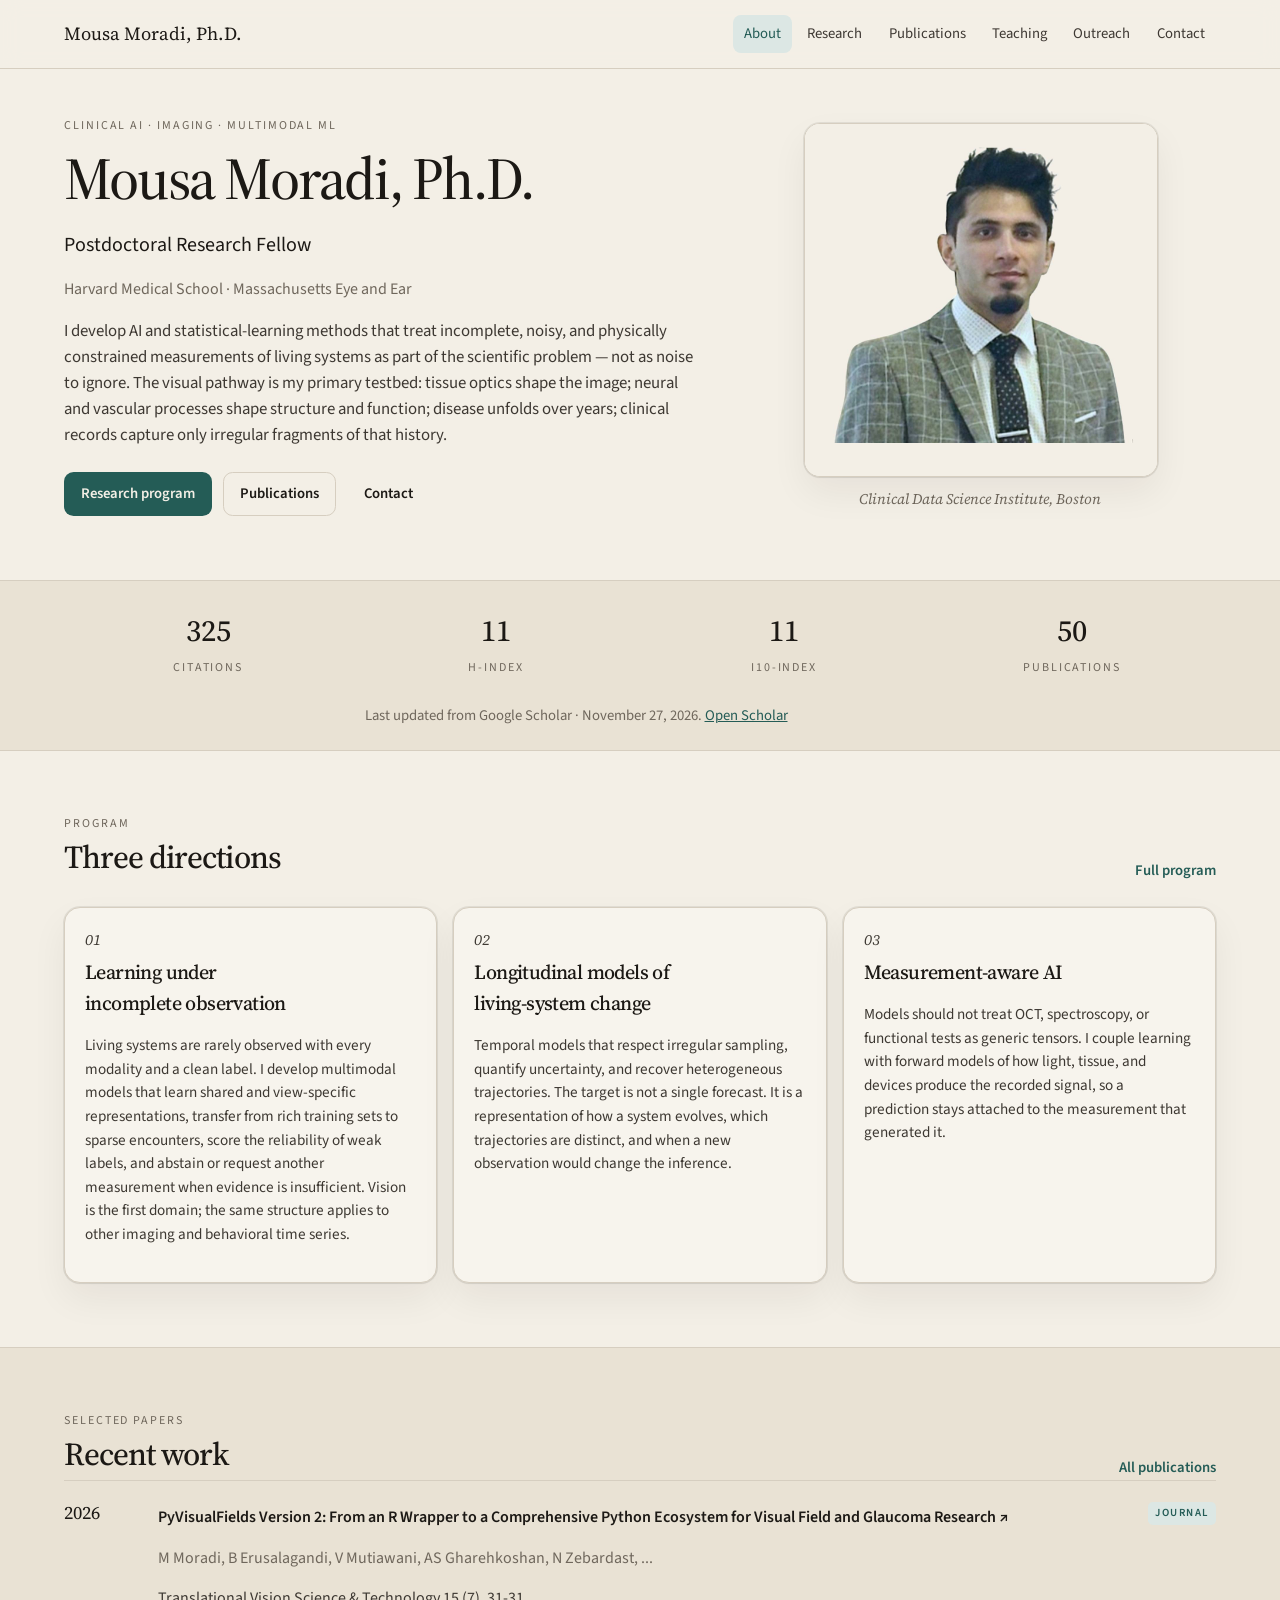
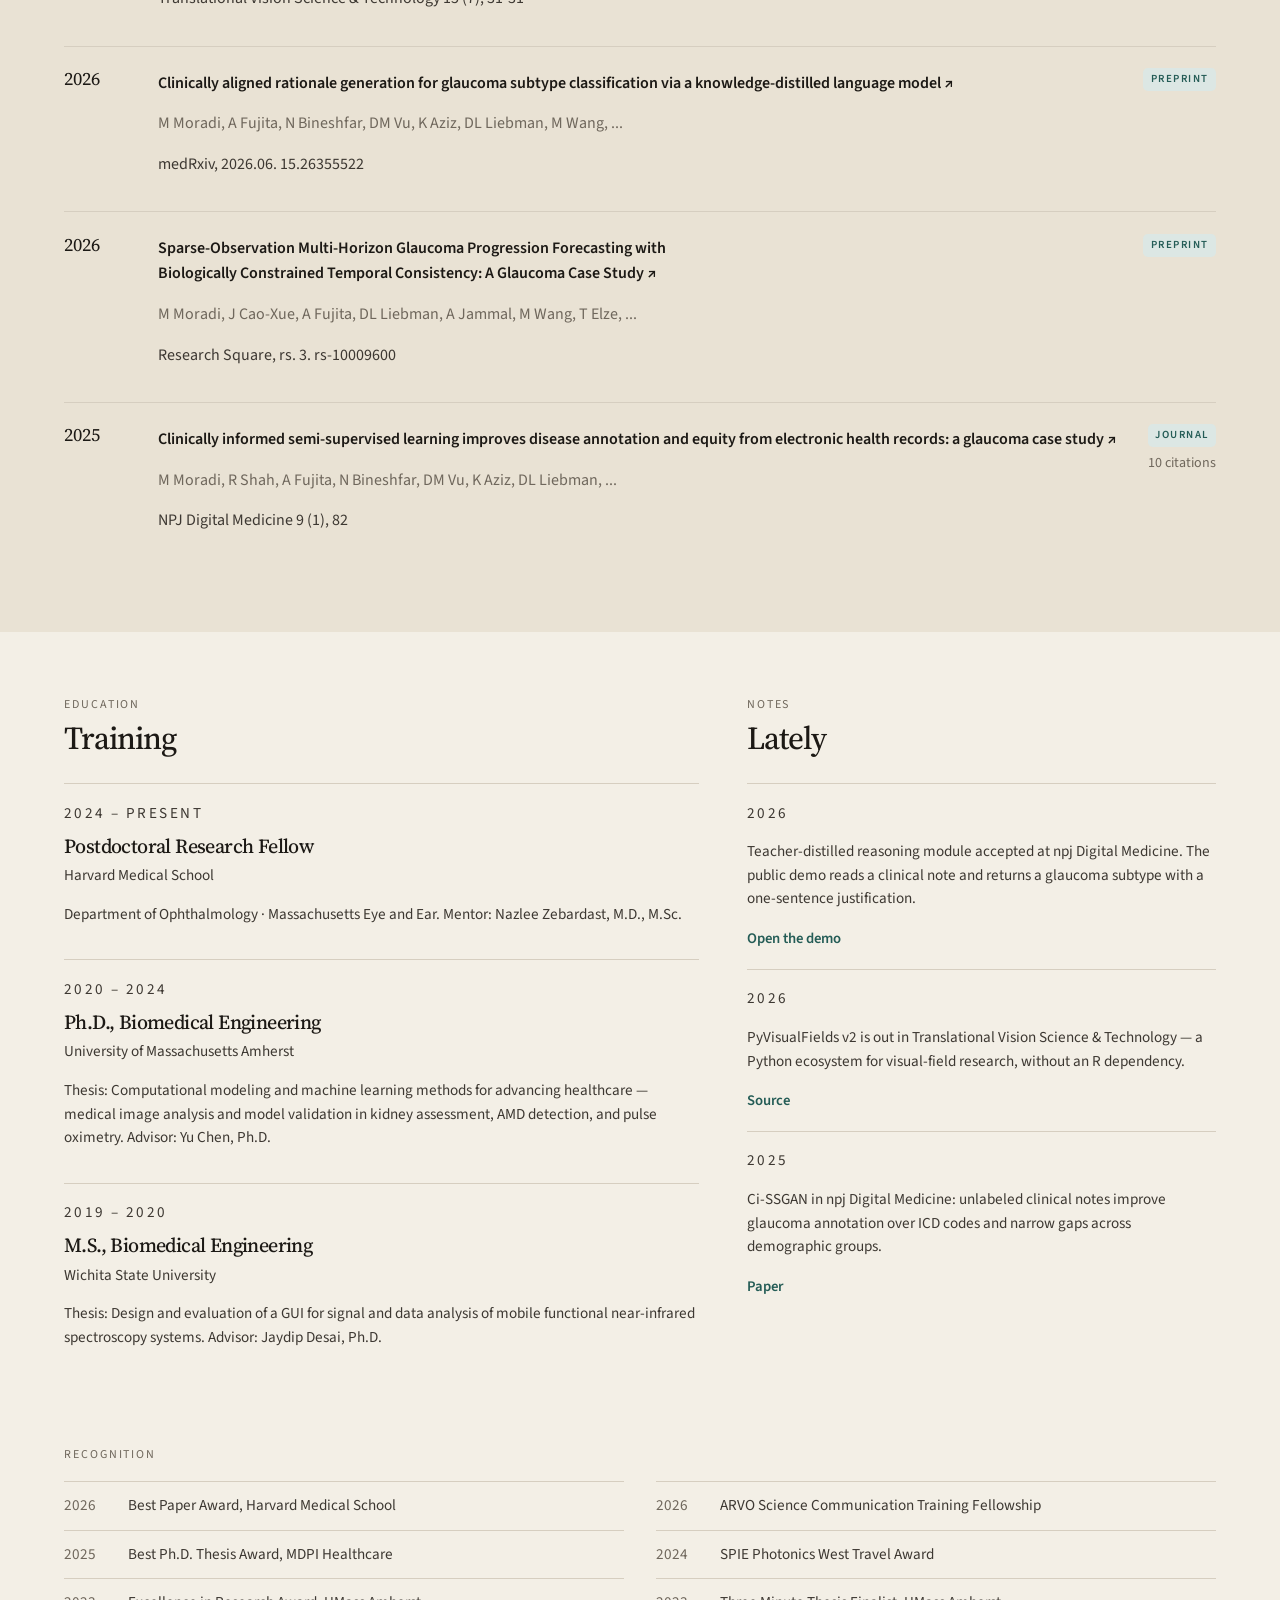
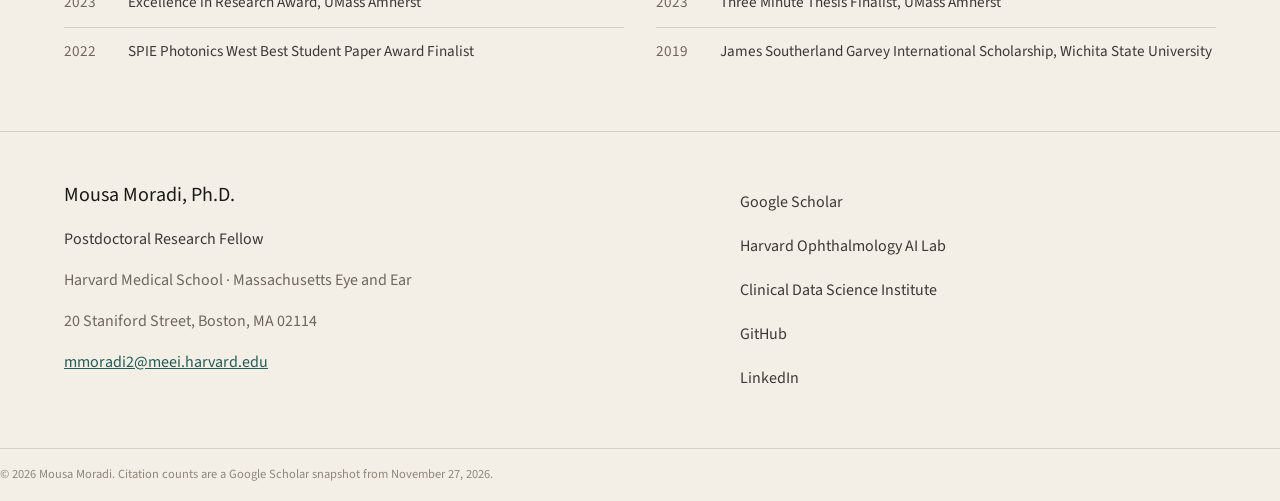
<file: index.html>
<!DOCTYPE html>
<html lang="en">
<head>
  <meta charset="utf-8">
  <meta name="viewport" content="width=device-width, initial-scale=1">
  <title>Mousa Moradi, Ph.D. · Clinical AI</title>
  <meta name="description" content="Clinical AI researcher specializing in diagnostic imaging, oculomics, and multimodal machine learning. I evaluate models across optical constraints, clinical utility, bias, and failure modes, and translate that work into methods other groups can reuse on incomplete biological data.">
  <meta name="theme-color" content="#f3efe6">
  <link rel="icon" href="assets/favicon.svg" type="image/svg+xml">
  <link rel="preconnect" href="https://fonts.googleapis.com">
  <link rel="preconnect" href="https://fonts.gstatic.com" crossorigin>
  <link rel="stylesheet" href="https://fonts.googleapis.com/css2?family=Source+Sans+3:ital,wght@0,400;0,500;0,600;1,400&family=Source+Serif+4:ital,opsz,wght@0,8..60,500;0,8..60,600;1,8..60,450&display=swap">
  <link rel="stylesheet" href="assets/site.css">
</head>
<body>
  <a class="skip" href="#main">Skip to content</a>
  <header class="site-header">
    <div class="wrap header-bar">
      <a class="brand" href="index.html">Mousa Moradi, Ph.D.</a>
      <nav class="nav" aria-label="Primary"><a href="index.html" aria-current="page">About</a><a href="research/">Research</a><a href="publications/">Publications</a><a href="teaching/">Teaching</a><a href="outreach/">Outreach</a><a href="contact/">Contact</a></nav>
      <details class="menu">
        <summary>Menu</summary>
        <nav aria-label="Primary mobile"><a href="index.html" aria-current="page">About</a><a href="research/">Research</a><a href="publications/">Publications</a><a href="teaching/">Teaching</a><a href="outreach/">Outreach</a><a href="contact/">Contact</a></nav>
      </details>
    </div>
  </header>
  <main id="main">
    <section class="wrap hero">
      <div>
        <p class="eyebrow">Clinical AI · Imaging · Multimodal ML</p>
        <h1>Mousa Moradi, Ph.D.</h1>
        <p class="role">Postdoctoral Research Fellow</p>
        <p class="muted">Harvard Medical School · Massachusetts Eye and Ear</p>
        <p class="bio">I develop AI and statistical-learning methods that treat incomplete, noisy, and physically constrained measurements of living systems as part of the scientific problem — not as noise to ignore. The visual pathway is my primary testbed: tissue optics shape the image; neural and vascular processes shape structure and function; disease unfolds over years; clinical records capture only irregular fragments of that history.</p>
        <div class="actions">
          <a class="btn" href="research/">Research program</a>
          <a class="btn ghost" href="publications/">Publications</a>
          <a class="btn text" href="contact/">Contact</a>
        </div>
      </div>
      <figure class="portrait">
        <div class="portrait-frame">
          <img alt="Portrait of Mousa Moradi" width="800" height="800">
        </div>
        <script src="assets/portrait.js"></script>
        <figcaption>Clinical Data Science Institute, Boston</figcaption>
      </figure>
    </section>
    <section class="stats-band">
      <div class="wrap stats">
        <a href="https://scholar.google.com/citations?user=CYKwjg4AAAAJ&amp;hl=en" target="_blank" rel="noopener noreferrer"><strong>325</strong><span>Citations</span></a>
        <div><strong>11</strong><span>h-index</span></div>
        <div><strong>11</strong><span>i10-index</span></div>
        <a href="publications/"><strong>50</strong><span>Publications</span></a>
      </div>
      <p class="wrap scholar-note">Last updated from Google Scholar · November 27, 2026. <a href="https://scholar.google.com/citations?user=CYKwjg4AAAAJ&amp;hl=en" target="_blank" rel="noopener noreferrer">Open Scholar</a></p>
    </section>
    <section class="wrap block">
      <div class="section-head">
        <div><p class="eyebrow">Program</p><h2>Three directions</h2></div>
        <a class="more" href="research/">Full program</a>
      </div>
      <ol class="cards three">
        <li class="card"><p class="num">01</p><h3>Learning under incomplete observation</h3><p>Living systems are rarely observed with every modality and a clean label. I develop multimodal models that learn shared and view-specific representations, transfer from rich training sets to sparse encounters, score the reliability of weak labels, and abstain or request another measurement when evidence is insufficient. Vision is the first domain; the same structure applies to other imaging and behavioral time series.</p></li><li class="card"><p class="num">02</p><h3>Longitudinal models of living-system change</h3><p>Temporal models that respect irregular sampling, quantify uncertainty, and recover heterogeneous trajectories. The target is not a single forecast. It is a representation of how a system evolves, which trajectories are distinct, and when a new observation would change the inference.</p></li><li class="card"><p class="num">03</p><h3>Measurement-aware AI</h3><p>Models should not treat OCT, spectroscopy, or functional tests as generic tensors. I couple learning with forward models of how light, tissue, and devices produce the recorded signal, so a prediction stays attached to the measurement that generated it.</p></li>
      </ol>
    </section>
    <section class="band">
      <div class="wrap block">
        <div class="section-head">
          <div><p class="eyebrow">Selected papers</p><h2>Recent work</h2></div>
          <a class="more" href="publications/">All publications</a>
        </div>
        <div class="pubs"><article class="pub">
    <p class="year">2026</p>
    <div>
      <h3><a href="https://scholar.google.com/citations?view_op=view_citation&amp;hl=en&amp;user=CYKwjg4AAAAJ&amp;pagesize=100&amp;sortby=pubdate&amp;citation_for_view=CYKwjg4AAAAJ:2P1L_qKh6hAC" target="_blank" rel="noopener noreferrer">PyVisualFields Version 2: From an R Wrapper to a Comprehensive Python Ecosystem for Visual Field and Glaucoma Research <span aria-hidden="true">↗</span></a></h3>
      <p class="muted">M Moradi, B Erusalagandi, V Mutiawani, AS Gharehkoshan, N Zebardast, ...</p>
      <p class="soft">Translational Vision Science &amp; Technology 15 (7), 31-31</p>
    </div>
    <div class="pub-meta">
      <span class="kind">Journal</span>
      
    </div>
  </article><article class="pub">
    <p class="year">2026</p>
    <div>
      <h3><a href="https://huggingface.co/spaces/mousamoradi/Reasoning_CISSGAN" target="_blank" rel="noopener noreferrer">Clinically aligned rationale generation for glaucoma subtype classification via a knowledge-distilled language model <span aria-hidden="true">↗</span></a></h3>
      <p class="muted">M Moradi, A Fujita, N Bineshfar, DM Vu, K Aziz, DL Liebman, M Wang, ...</p>
      <p class="soft">medRxiv, 2026.06. 15.26355522</p>
    </div>
    <div class="pub-meta">
      <span class="kind">Preprint</span>
      
    </div>
  </article><article class="pub">
    <p class="year">2026</p>
    <div>
      <h3><a href="https://github.com/Mousamoradi/Sparse-Observation-Multi-Horizon-Progression" target="_blank" rel="noopener noreferrer">Sparse-Observation Multi-Horizon Glaucoma Progression Forecasting with Biologically Constrained Temporal Consistency: A Glaucoma Case Study <span aria-hidden="true">↗</span></a></h3>
      <p class="muted">M Moradi, J Cao-Xue, A Fujita, DL Liebman, A Jammal, M Wang, T Elze, ...</p>
      <p class="soft">Research Square, rs. 3. rs-10009600</p>
    </div>
    <div class="pub-meta">
      <span class="kind">Preprint</span>
      
    </div>
  </article><article class="pub">
    <p class="year">2025</p>
    <div>
      <h3><a href="https://doi.org/10.1038/s41746-025-02267-w" target="_blank" rel="noopener noreferrer">Clinically informed semi-supervised learning improves disease annotation and equity from electronic health records: a glaucoma case study <span aria-hidden="true">↗</span></a></h3>
      <p class="muted">M Moradi, R Shah, A Fujita, N Bineshfar, DM Vu, K Aziz, DL Liebman, ...</p>
      <p class="soft">NPJ Digital Medicine 9 (1), 82</p>
    </div>
    <div class="pub-meta">
      <span class="kind">Journal</span>
      <p class="cites">10 citations</p>
    </div>
  </article></div>
      </div>
    </section>
    <section class="wrap split block">
      <div>
        <p class="eyebrow">Education</p>
        <h2>Training</h2>
        <ol class="stack-list">
          <li><p class="eyebrow">2024 – present</p><h3>Postdoctoral Research Fellow</h3><p class="place">Harvard Medical School</p><p>Department of Ophthalmology · Massachusetts Eye and Ear. Mentor: Nazlee Zebardast, M.D., M.Sc.</p></li><li><p class="eyebrow">2020 – 2024</p><h3>Ph.D., Biomedical Engineering</h3><p class="place">University of Massachusetts Amherst</p><p>Thesis: Computational modeling and machine learning methods for advancing healthcare — medical image analysis and model validation in kidney assessment, AMD detection, and pulse oximetry. Advisor: Yu Chen, Ph.D.</p></li><li><p class="eyebrow">2019 – 2020</p><h3>M.S., Biomedical Engineering</h3><p class="place">Wichita State University</p><p>Thesis: Design and evaluation of a GUI for signal and data analysis of mobile functional near-infrared spectroscopy systems. Advisor: Jaydip Desai, Ph.D.</p></li>
        </ol>
      </div>
      <div>
        <p class="eyebrow">Notes</p>
        <h2>Lately</h2>
        <ul class="stack-list">
          <li><p class="eyebrow">2026</p><p>Teacher-distilled reasoning module accepted at npj Digital Medicine. The public demo reads a clinical note and returns a glaucoma subtype with a one-sentence justification.</p><a class="more" href="https://huggingface.co/spaces/mousamoradi/Reasoning_CISSGAN" target="_blank" rel="noopener noreferrer">Open the demo</a></li><li><p class="eyebrow">2026</p><p>PyVisualFields v2 is out in Translational Vision Science &amp; Technology — a Python ecosystem for visual-field research, without an R dependency.</p><a class="more" href="https://github.com/Mousamoradi/PyVisualField" target="_blank" rel="noopener noreferrer">Source</a></li><li><p class="eyebrow">2025</p><p>Ci-SSGAN in npj Digital Medicine: unlabeled clinical notes improve glaucoma annotation over ICD codes and narrow gaps across demographic groups.</p><a class="more" href="https://doi.org/10.1038/s41746-025-02267-w" target="_blank" rel="noopener noreferrer">Paper</a></li>
        </ul>
      </div>
    </section>
    <section class="wrap awards">
      <p class="eyebrow">Recognition</p>
      <ul>
        <li><span>2026</span><span>Best Paper Award, Harvard Medical School</span></li><li><span>2026</span><span>ARVO Science Communication Training Fellowship</span></li><li><span>2025</span><span>Best Ph.D. Thesis Award, MDPI Healthcare</span></li><li><span>2024</span><span>SPIE Photonics West Travel Award</span></li><li><span>2023</span><span>Excellence in Research Award, UMass Amherst</span></li><li><span>2023</span><span>Three Minute Thesis Finalist, UMass Amherst</span></li><li><span>2022</span><span>SPIE Photonics West Best Student Paper Award Finalist</span></li><li><span>2019</span><span>James Southerland Garvey International Scholarship, Wichita State University</span></li>
      </ul>
    </section>
  </main>
  <footer class="site-footer">
    <div class="wrap footer-grid">
      <div>
        <p class="display name">Mousa Moradi, Ph.D.</p>
        <p class="soft">Postdoctoral Research Fellow</p>
        <p class="muted">Harvard Medical School · Massachusetts Eye and Ear</p>
        <p class="muted address">20 Staniford Street, Boston, MA 02114</p>
        <a class="mail" href="mailto:mmoradi2@meei.harvard.edu">mmoradi2@meei.harvard.edu</a>
      </div>
      <ul class="foot-links"><li><a href="https://scholar.google.com/citations?user=CYKwjg4AAAAJ&amp;hl=en" target="_blank" rel="noopener noreferrer">Google Scholar</a></li><li><a href="https://ophai.hms.harvard.edu/team/mousa-moradi-phd/" target="_blank" rel="noopener noreferrer">Harvard Ophthalmology AI Lab</a></li><li><a href="https://datascience.meei.harvard.edu/teams/dr-mousa-moradi/" target="_blank" rel="noopener noreferrer">Clinical Data Science Institute</a></li><li><a href="https://github.com/Mousamoradi" target="_blank" rel="noopener noreferrer">GitHub</a></li><li><a href="https://www.linkedin.com/in/mousa-moradi-201263a0/" target="_blank" rel="noopener noreferrer">LinkedIn</a></li></ul>
    </div>
    <div class="fine">
      <p class="wrap">© 2026 Mousa Moradi. Citation counts are a Google Scholar snapshot from November 27, 2026.</p>
    </div>
  </footer>
  
</body>
</html>
</file>
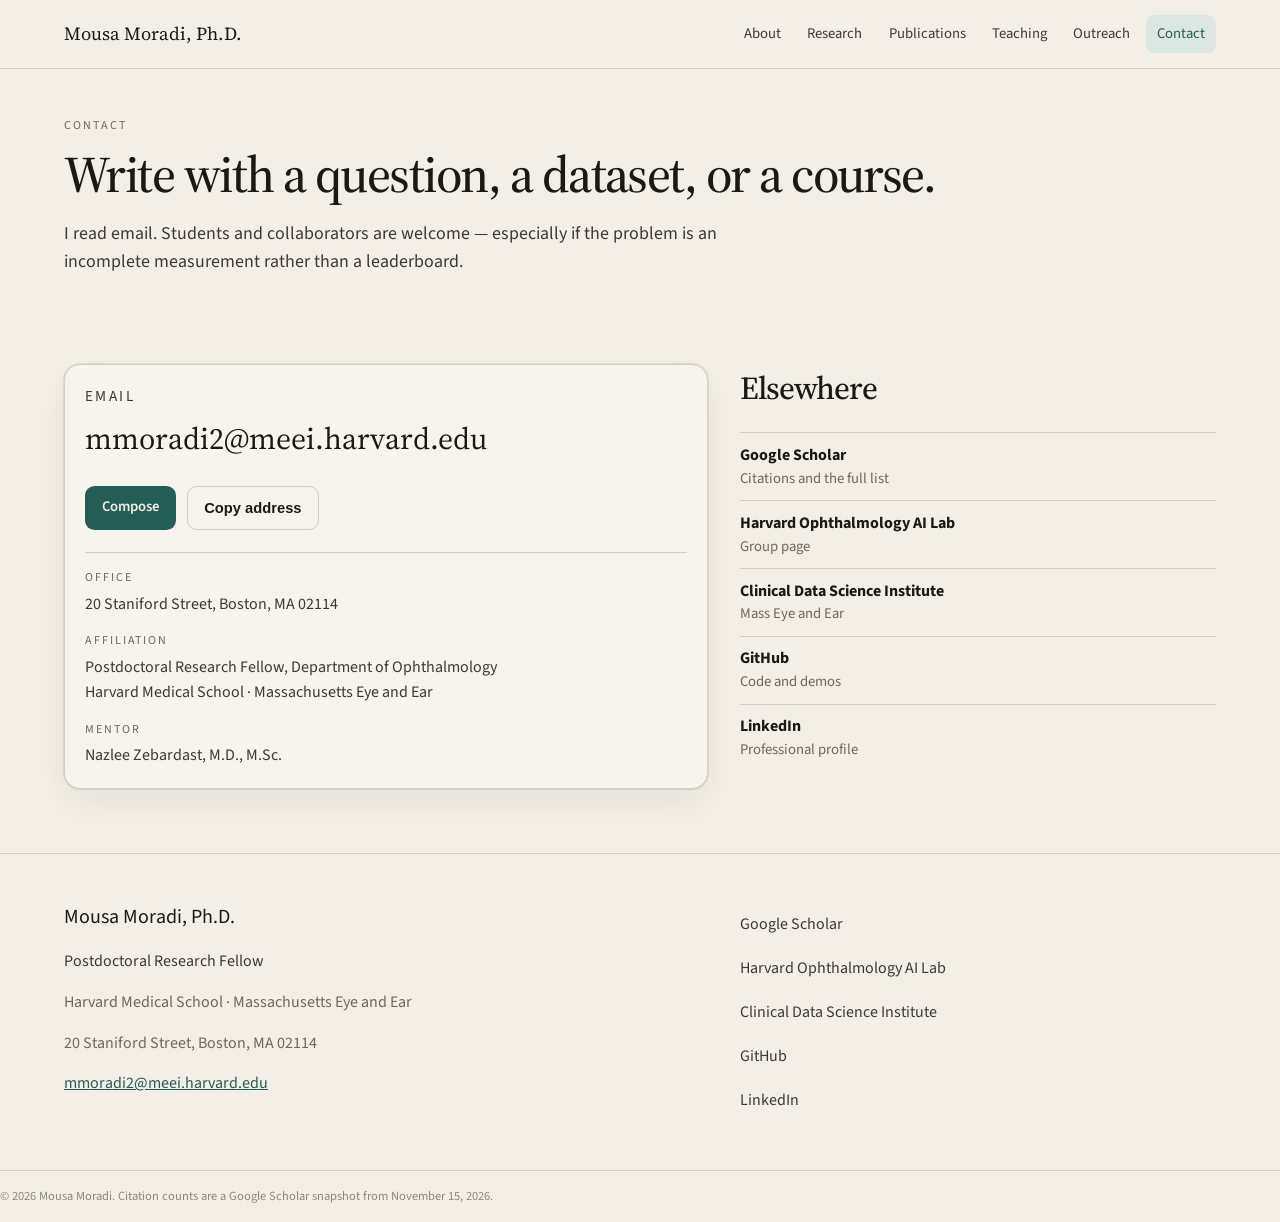
<file: contact/index.html>
<!DOCTYPE html>
<html lang="en">
<head>
  <meta charset="utf-8">
  <meta name="viewport" content="width=device-width, initial-scale=1">
  <title>Contact · Mousa Moradi</title>
  <meta name="description" content="Contact Mousa Moradi at mmoradi2@meei.harvard.edu.">
  <meta name="theme-color" content="#f3efe6">
  <link rel="icon" href="../assets/favicon.svg" type="image/svg+xml">
  <link rel="preconnect" href="https://fonts.googleapis.com">
  <link rel="preconnect" href="https://fonts.gstatic.com" crossorigin>
  <link rel="stylesheet" href="https://fonts.googleapis.com/css2?family=Source+Sans+3:ital,wght@0,400;0,500;0,600;1,400&family=Source+Serif+4:ital,opsz,wght@0,8..60,500;0,8..60,600;1,8..60,450&display=swap">
  <link rel="stylesheet" href="../assets/site.css">
</head>
<body>
  <a class="skip" href="#main">Skip to content</a>
  <header class="site-header">
    <div class="wrap header-bar">
      <a class="brand" href="../index.html">Mousa Moradi, Ph.D.</a>
      <nav class="nav" aria-label="Primary"><a href="../index.html">About</a><a href="../research/">Research</a><a href="../publications/">Publications</a><a href="../teaching/">Teaching</a><a href="../outreach/">Outreach</a><a href="../contact/" aria-current="page">Contact</a></nav>
      <details class="menu">
        <summary>Menu</summary>
        <nav aria-label="Primary mobile"><a href="../index.html">About</a><a href="../research/">Research</a><a href="../publications/">Publications</a><a href="../teaching/">Teaching</a><a href="../outreach/">Outreach</a><a href="../contact/" aria-current="page">Contact</a></nav>
      </details>
    </div>
  </header>
  <main id="main" class="wrap page">
    <header class="page-head">
    <p class="eyebrow">Contact</p>
    <h1>Write with a question, a dataset, or a course.</h1>
    <p class="lede">I read email. Students and collaborators are welcome — especially if the problem is an incomplete measurement rather than a leaderboard.</p>
  </header>
    <div class="contact-grid">
      <section class="card email-card">
        <p class="eyebrow">Email</p>
        <a class="email" href="mailto:mmoradi2@meei.harvard.edu">mmoradi2@meei.harvard.edu</a>
        <div class="actions">
          <a class="btn" href="mailto:mmoradi2@meei.harvard.edu">Compose</a>
          <button class="btn ghost" type="button" id="copy">Copy address</button>
        </div>
        <dl>
          <div><dt>Office</dt><dd>20 Staniford Street, Boston, MA 02114</dd></div>
          <div><dt>Affiliation</dt><dd>Postdoctoral Research Fellow, Department of Ophthalmology<br>Harvard Medical School · Massachusetts Eye and Ear</dd></div>
          <div><dt>Mentor</dt><dd>Nazlee Zebardast, M.D., M.Sc.</dd></div>
        </dl>
      </section>
      <section>
        <h2>Elsewhere</h2>
        <ul class="channels">
          <li><a href="https://scholar.google.com/citations?user=CYKwjg4AAAAJ&amp;hl=en" target="_blank" rel="noopener noreferrer"><strong>Google Scholar</strong><span>Citations and the full list</span></a></li><li><a href="https://ophai.hms.harvard.edu/team/mousa-moradi-phd/" target="_blank" rel="noopener noreferrer"><strong>Harvard Ophthalmology AI Lab</strong><span>Group page</span></a></li><li><a href="https://datascience.meei.harvard.edu/teams/dr-mousa-moradi/" target="_blank" rel="noopener noreferrer"><strong>Clinical Data Science Institute</strong><span>Mass Eye and Ear</span></a></li><li><a href="https://github.com/Mousamoradi" target="_blank" rel="noopener noreferrer"><strong>GitHub</strong><span>Code and demos</span></a></li><li><a href="https://www.linkedin.com/in/mousa-moradi-201263a0/" target="_blank" rel="noopener noreferrer"><strong>LinkedIn</strong><span>Professional profile</span></a></li>
        </ul>
      </section>
    </div>
  </main>
  <footer class="site-footer">
    <div class="wrap footer-grid">
      <div>
        <p class="display name">Mousa Moradi, Ph.D.</p>
        <p class="soft">Postdoctoral Research Fellow</p>
        <p class="muted">Harvard Medical School · Massachusetts Eye and Ear</p>
        <p class="muted address">20 Staniford Street, Boston, MA 02114</p>
        <a class="mail" href="mailto:mmoradi2@meei.harvard.edu">mmoradi2@meei.harvard.edu</a>
      </div>
      <ul class="foot-links"><li><a href="https://scholar.google.com/citations?user=CYKwjg4AAAAJ&amp;hl=en" target="_blank" rel="noopener noreferrer">Google Scholar</a></li><li><a href="https://ophai.hms.harvard.edu/team/mousa-moradi-phd/" target="_blank" rel="noopener noreferrer">Harvard Ophthalmology AI Lab</a></li><li><a href="https://datascience.meei.harvard.edu/teams/dr-mousa-moradi/" target="_blank" rel="noopener noreferrer">Clinical Data Science Institute</a></li><li><a href="https://github.com/Mousamoradi" target="_blank" rel="noopener noreferrer">GitHub</a></li><li><a href="https://www.linkedin.com/in/mousa-moradi-201263a0/" target="_blank" rel="noopener noreferrer">LinkedIn</a></li></ul>
    </div>
    <div class="fine">
      <p class="wrap">© 2026 Mousa Moradi. Citation counts are a Google Scholar snapshot from November 15, 2026.</p>
    </div>
  </footer>
  <script>
    document.getElementById("copy").addEventListener("click", async () => {
      const button = document.getElementById("copy");
      try {
        await navigator.clipboard.writeText("mmoradi2@meei.harvard.edu");
        button.textContent = "Copied";
        setTimeout(() => { button.textContent = "Copy address"; }, 2000);
      } catch {
        button.textContent = "Copy address";
      }
    });
  </script>
</body>
</html>
</file>
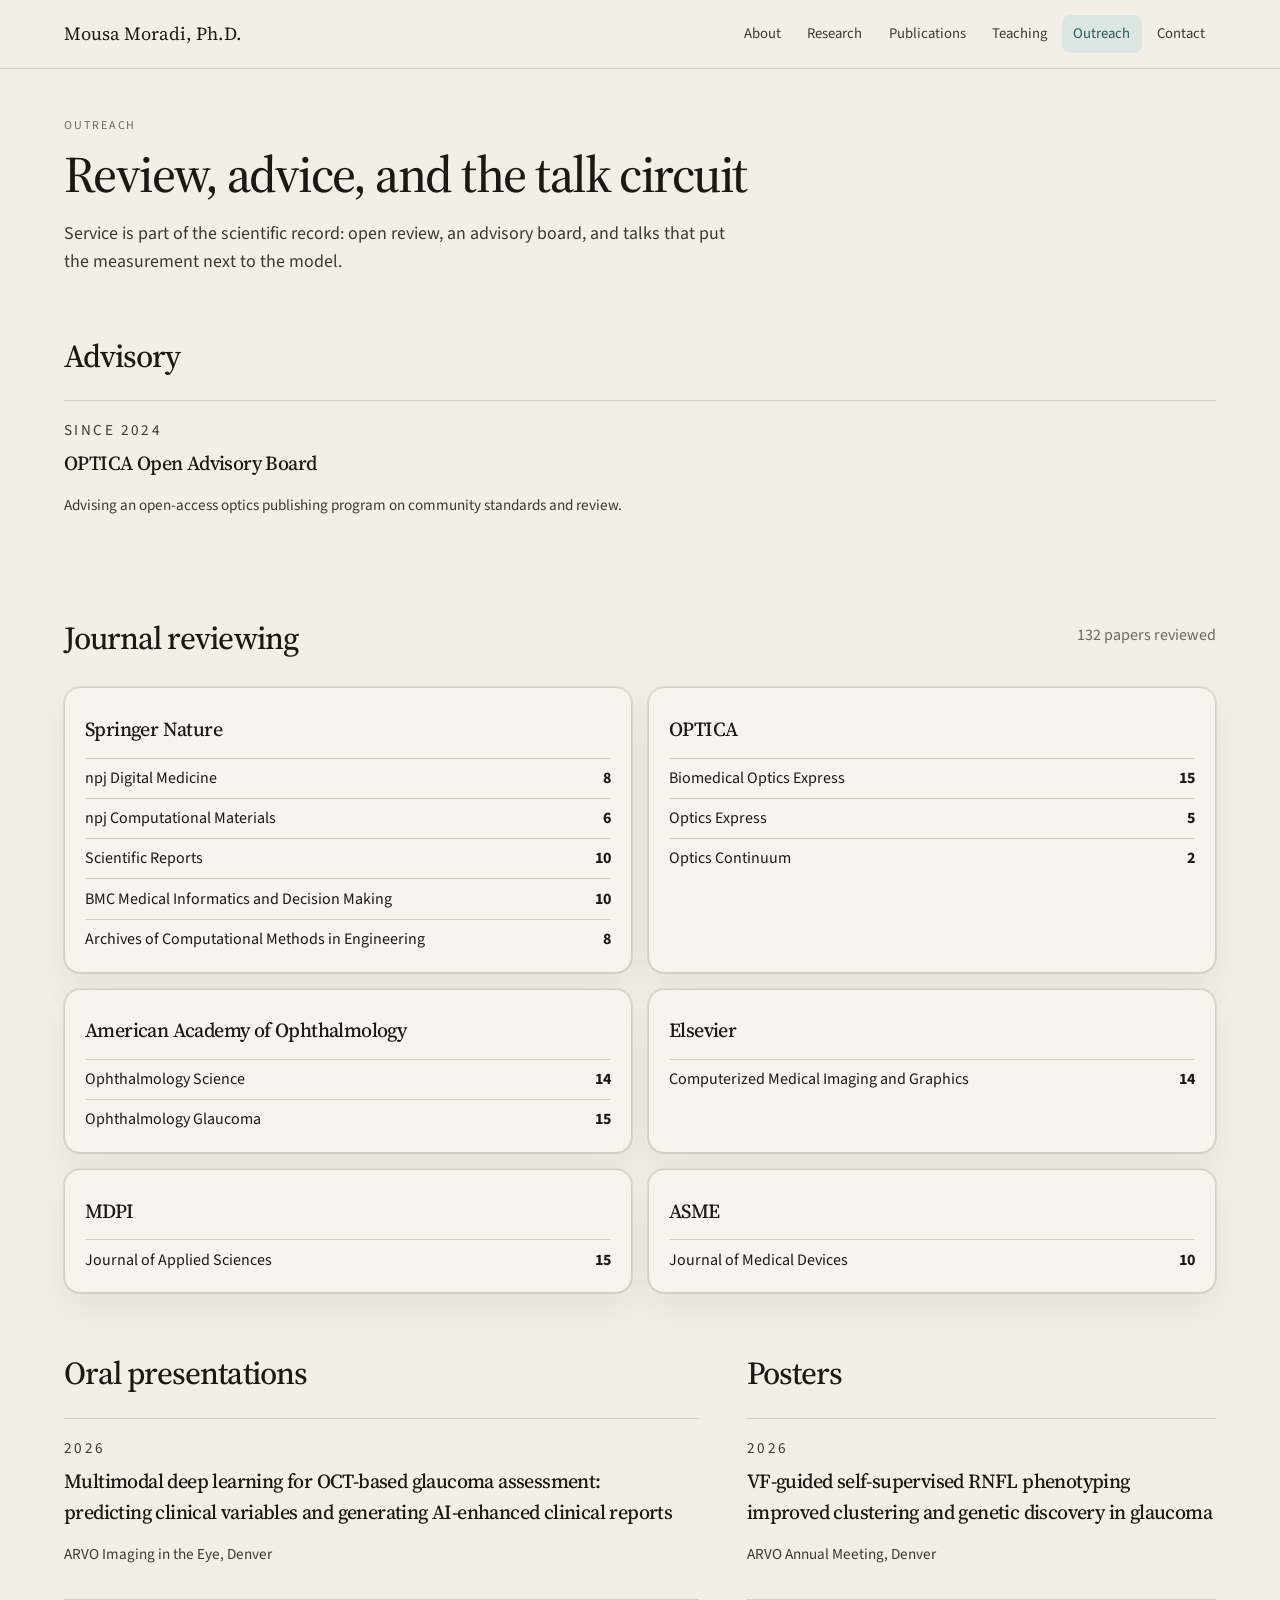
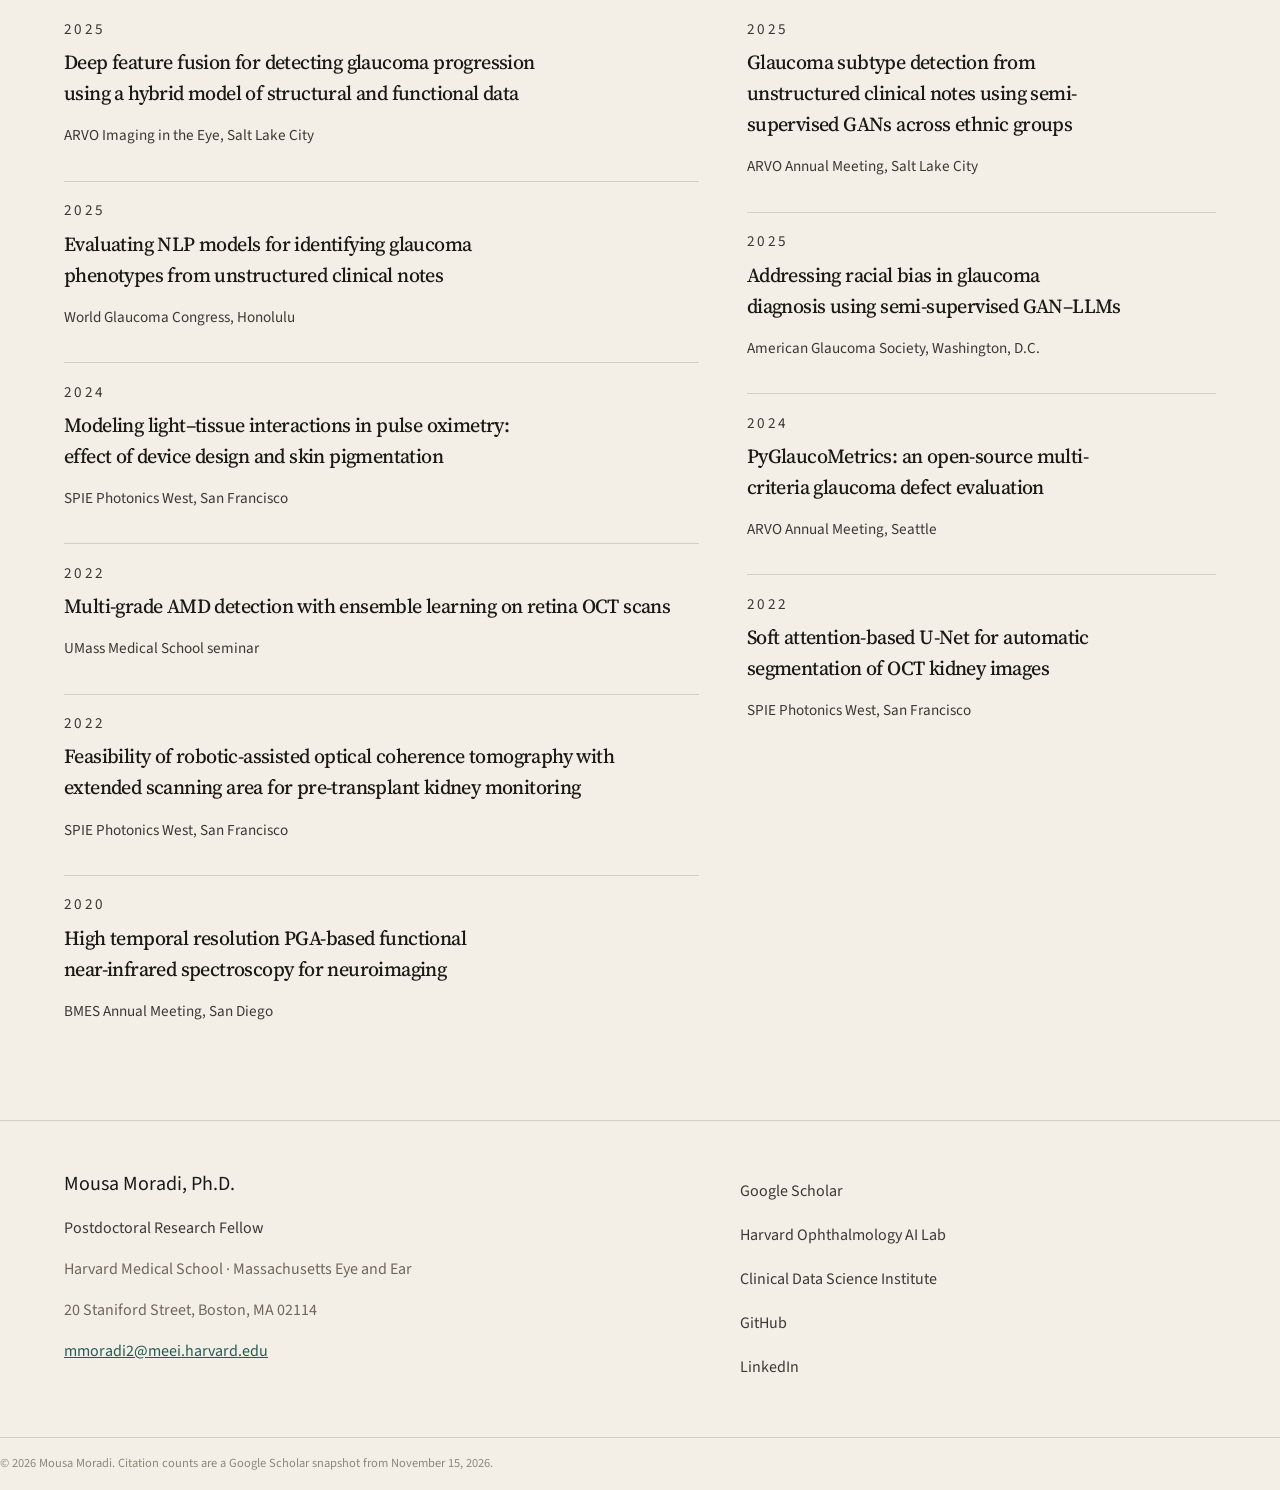
<file: outreach/index.html>
<!DOCTYPE html>
<html lang="en">
<head>
  <meta charset="utf-8">
  <meta name="viewport" content="width=device-width, initial-scale=1">
  <title>Outreach · Mousa Moradi</title>
  <meta name="description" content="Reviewing, advisory service, and invited talks.">
  <meta name="theme-color" content="#f3efe6">
  <link rel="icon" href="../assets/favicon.svg" type="image/svg+xml">
  <link rel="preconnect" href="https://fonts.googleapis.com">
  <link rel="preconnect" href="https://fonts.gstatic.com" crossorigin>
  <link rel="stylesheet" href="https://fonts.googleapis.com/css2?family=Source+Sans+3:ital,wght@0,400;0,500;0,600;1,400&family=Source+Serif+4:ital,opsz,wght@0,8..60,500;0,8..60,600;1,8..60,450&display=swap">
  <link rel="stylesheet" href="../assets/site.css">
</head>
<body>
  <a class="skip" href="#main">Skip to content</a>
  <header class="site-header">
    <div class="wrap header-bar">
      <a class="brand" href="../index.html">Mousa Moradi, Ph.D.</a>
      <nav class="nav" aria-label="Primary"><a href="../index.html">About</a><a href="../research/">Research</a><a href="../publications/">Publications</a><a href="../teaching/">Teaching</a><a href="../outreach/" aria-current="page">Outreach</a><a href="../contact/">Contact</a></nav>
      <details class="menu">
        <summary>Menu</summary>
        <nav aria-label="Primary mobile"><a href="../index.html">About</a><a href="../research/">Research</a><a href="../publications/">Publications</a><a href="../teaching/">Teaching</a><a href="../outreach/" aria-current="page">Outreach</a><a href="../contact/">Contact</a></nav>
      </details>
    </div>
  </header>
  <main id="main" class="wrap page">
    <header class="page-head">
    <p class="eyebrow">Outreach</p>
    <h1>Review, advice, and the talk circuit</h1>
    <p class="lede">Service is part of the scientific record: open review, an advisory board, and talks that put the measurement next to the model.</p>
  </header>
    <section>
      <h2>Advisory</h2>
      <ul class="stack-list">
        <li><p class="eyebrow">Since 2024</p><h3>OPTICA Open Advisory Board</h3><p>Advising an open-access optics publishing program on community standards and review.</p></li>
      </ul>
    </section>
    <section>
      <div class="section-head">
        <h2>Journal reviewing</h2>
        <p class="muted">132 papers reviewed</p>
      </div>
      <div class="cards two">
        <article class="card"><h3>Springer Nature</h3><ul class="counts"><li><span>npj Digital Medicine</span><strong>8</strong></li><li><span>npj Computational Materials</span><strong>6</strong></li><li><span>Scientific Reports</span><strong>10</strong></li><li><span>BMC Medical Informatics and Decision Making</span><strong>10</strong></li><li><span>Archives of Computational Methods in Engineering</span><strong>8</strong></li></ul></article><article class="card"><h3>OPTICA</h3><ul class="counts"><li><span>Biomedical Optics Express</span><strong>15</strong></li><li><span>Optics Express</span><strong>5</strong></li><li><span>Optics Continuum</span><strong>2</strong></li></ul></article><article class="card"><h3>American Academy of Ophthalmology</h3><ul class="counts"><li><span>Ophthalmology Science</span><strong>14</strong></li><li><span>Ophthalmology Glaucoma</span><strong>15</strong></li></ul></article><article class="card"><h3>Elsevier</h3><ul class="counts"><li><span>Computerized Medical Imaging and Graphics</span><strong>14</strong></li></ul></article><article class="card"><h3>MDPI</h3><ul class="counts"><li><span>Journal of Applied Sciences</span><strong>15</strong></li></ul></article><article class="card"><h3>ASME</h3><ul class="counts"><li><span>Journal of Medical Devices</span><strong>10</strong></li></ul></article>
      </div>
    </section>
    <section class="split">
      <div>
        <h2>Oral presentations</h2>
        <ul class="talks"><li><p class="eyebrow">2026</p><h3>Multimodal deep learning for OCT-based glaucoma assessment: predicting clinical variables and generating AI-enhanced clinical reports</h3><p>ARVO Imaging in the Eye, Denver</p></li><li><p class="eyebrow">2025</p><h3>Deep feature fusion for detecting glaucoma progression using a hybrid model of structural and functional data</h3><p>ARVO Imaging in the Eye, Salt Lake City</p></li><li><p class="eyebrow">2025</p><h3>Evaluating NLP models for identifying glaucoma phenotypes from unstructured clinical notes</h3><p>World Glaucoma Congress, Honolulu</p></li><li><p class="eyebrow">2024</p><h3>Modeling light–tissue interactions in pulse oximetry: effect of device design and skin pigmentation</h3><p>SPIE Photonics West, San Francisco</p></li><li><p class="eyebrow">2022</p><h3>Multi-grade AMD detection with ensemble learning on retina OCT scans</h3><p>UMass Medical School seminar</p></li><li><p class="eyebrow">2022</p><h3>Feasibility of robotic-assisted optical coherence tomography with extended scanning area for pre-transplant kidney monitoring</h3><p>SPIE Photonics West, San Francisco</p></li><li><p class="eyebrow">2020</p><h3>High temporal resolution PGA-based functional near-infrared spectroscopy for neuroimaging</h3><p>BMES Annual Meeting, San Diego</p></li></ul>
      </div>
      <div>
        <h2>Posters</h2>
        <ul class="talks"><li><p class="eyebrow">2026</p><h3>VF-guided self-supervised RNFL phenotyping improved clustering and genetic discovery in glaucoma</h3><p>ARVO Annual Meeting, Denver</p></li><li><p class="eyebrow">2025</p><h3>Glaucoma subtype detection from unstructured clinical notes using semi-supervised GANs across ethnic groups</h3><p>ARVO Annual Meeting, Salt Lake City</p></li><li><p class="eyebrow">2025</p><h3>Addressing racial bias in glaucoma diagnosis using semi-supervised GAN–LLMs</h3><p>American Glaucoma Society, Washington, D.C.</p></li><li><p class="eyebrow">2024</p><h3>PyGlaucoMetrics: an open-source multi-criteria glaucoma defect evaluation</h3><p>ARVO Annual Meeting, Seattle</p></li><li><p class="eyebrow">2022</p><h3>Soft attention-based U-Net for automatic segmentation of OCT kidney images</h3><p>SPIE Photonics West, San Francisco</p></li></ul>
      </div>
    </section>
  </main>
  <footer class="site-footer">
    <div class="wrap footer-grid">
      <div>
        <p class="display name">Mousa Moradi, Ph.D.</p>
        <p class="soft">Postdoctoral Research Fellow</p>
        <p class="muted">Harvard Medical School · Massachusetts Eye and Ear</p>
        <p class="muted address">20 Staniford Street, Boston, MA 02114</p>
        <a class="mail" href="mailto:mmoradi2@meei.harvard.edu">mmoradi2@meei.harvard.edu</a>
      </div>
      <ul class="foot-links"><li><a href="https://scholar.google.com/citations?user=CYKwjg4AAAAJ&amp;hl=en" target="_blank" rel="noopener noreferrer">Google Scholar</a></li><li><a href="https://ophai.hms.harvard.edu/team/mousa-moradi-phd/" target="_blank" rel="noopener noreferrer">Harvard Ophthalmology AI Lab</a></li><li><a href="https://datascience.meei.harvard.edu/teams/dr-mousa-moradi/" target="_blank" rel="noopener noreferrer">Clinical Data Science Institute</a></li><li><a href="https://github.com/Mousamoradi" target="_blank" rel="noopener noreferrer">GitHub</a></li><li><a href="https://www.linkedin.com/in/mousa-moradi-201263a0/" target="_blank" rel="noopener noreferrer">LinkedIn</a></li></ul>
    </div>
    <div class="fine">
      <p class="wrap">© 2026 Mousa Moradi. Citation counts are a Google Scholar snapshot from November 15, 2026.</p>
    </div>
  </footer>
  
</body>
</html>
</file>
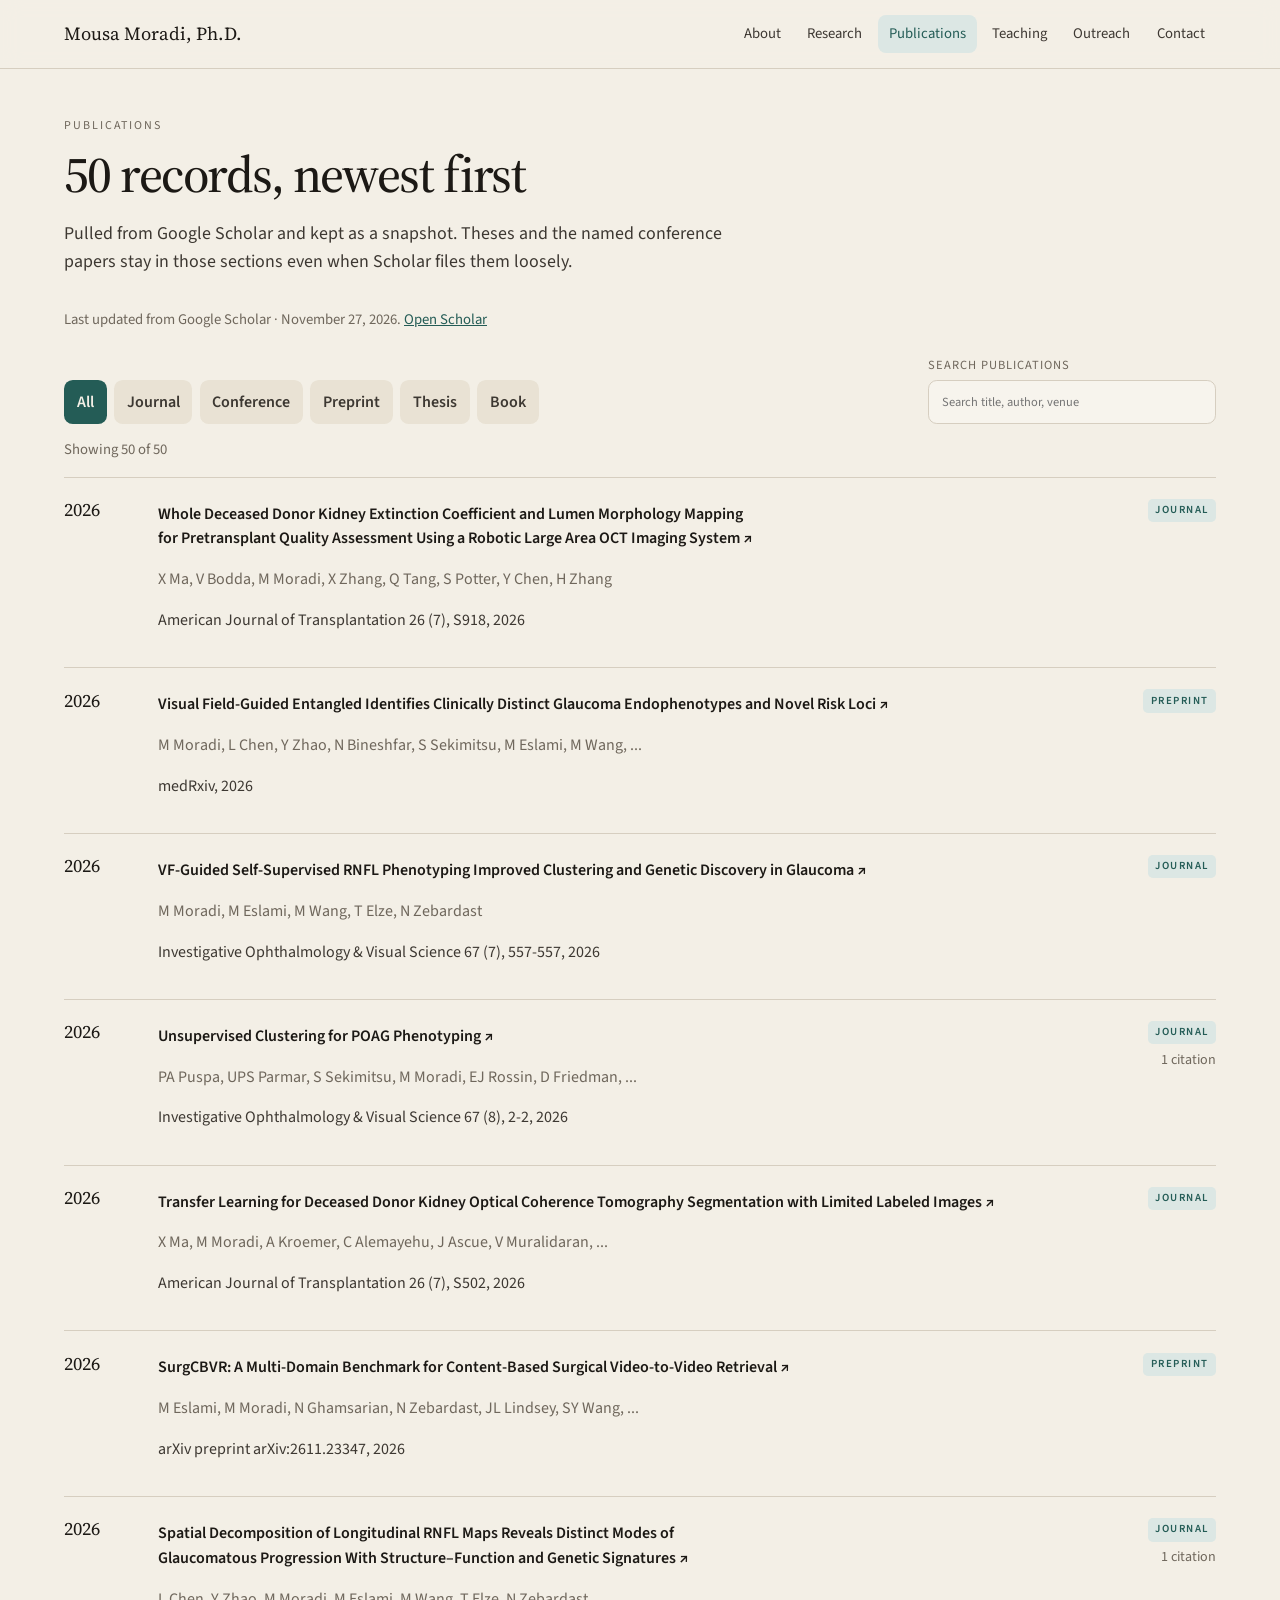
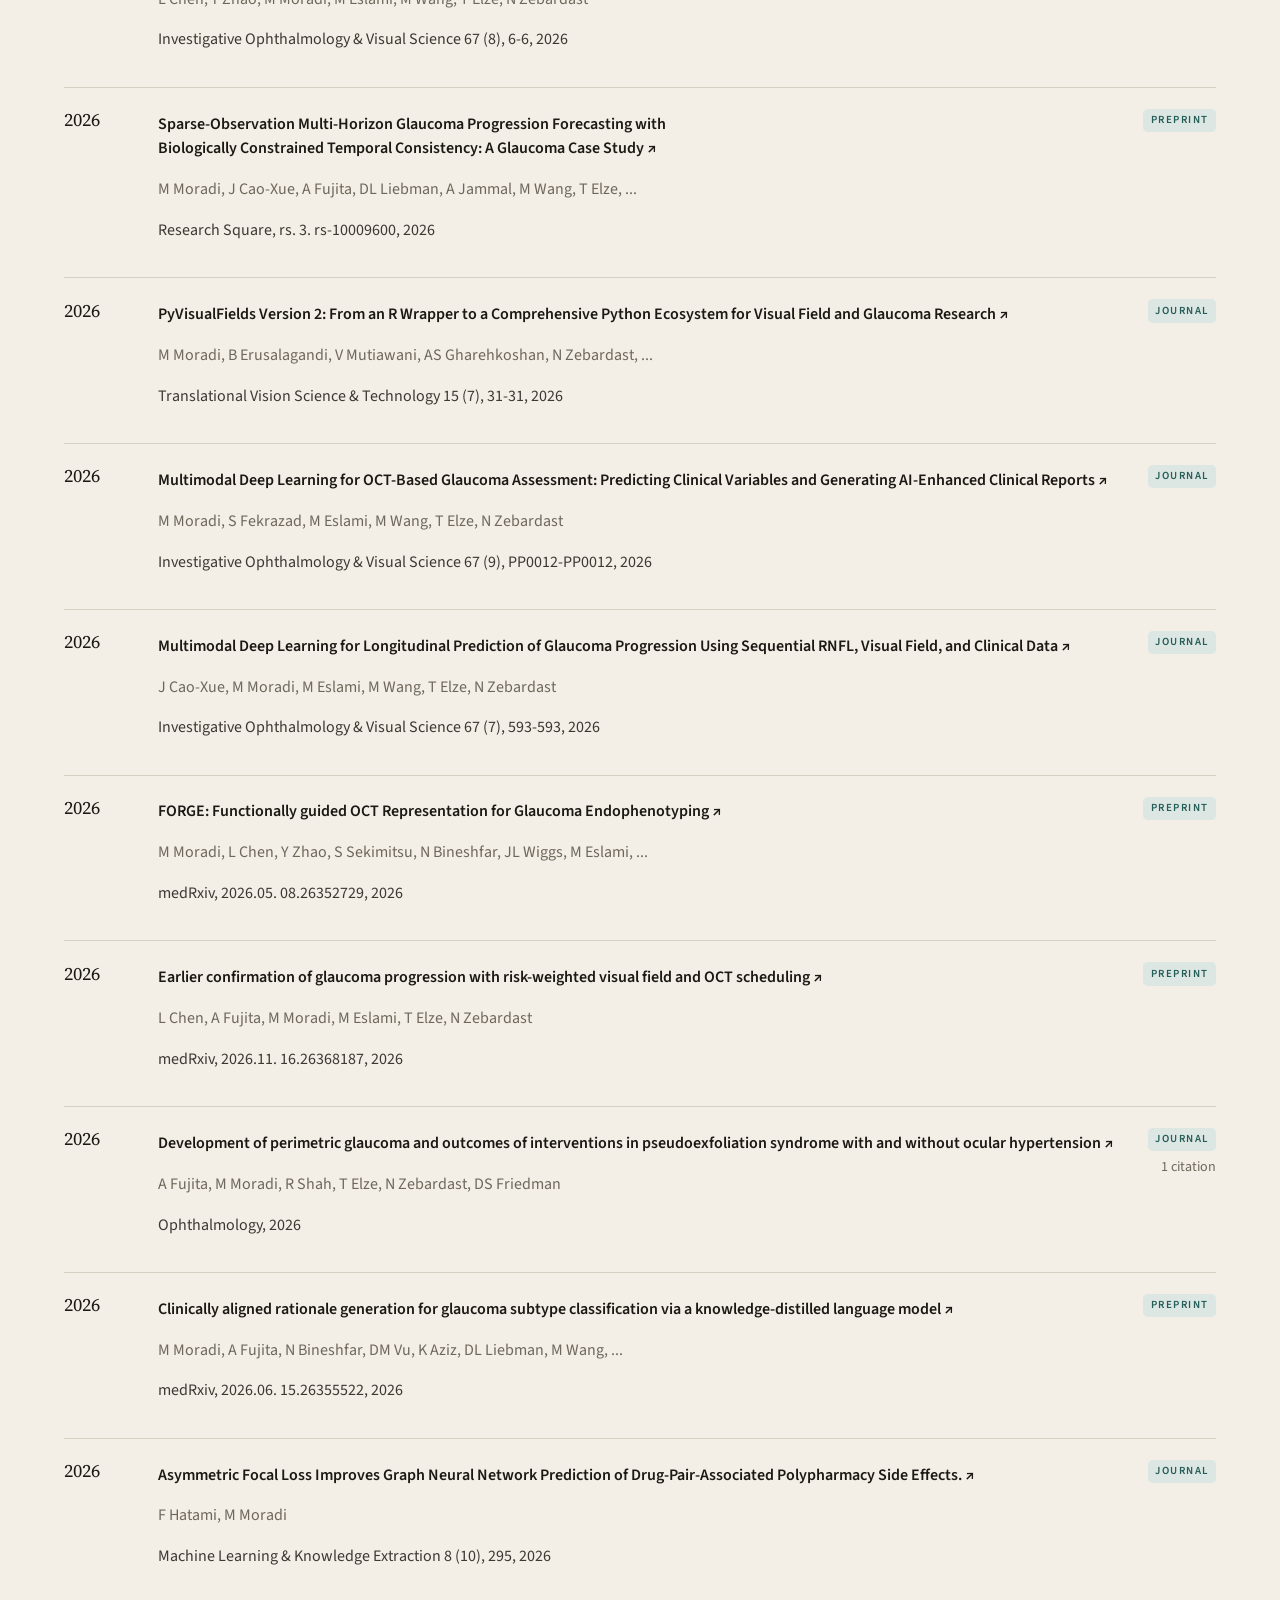
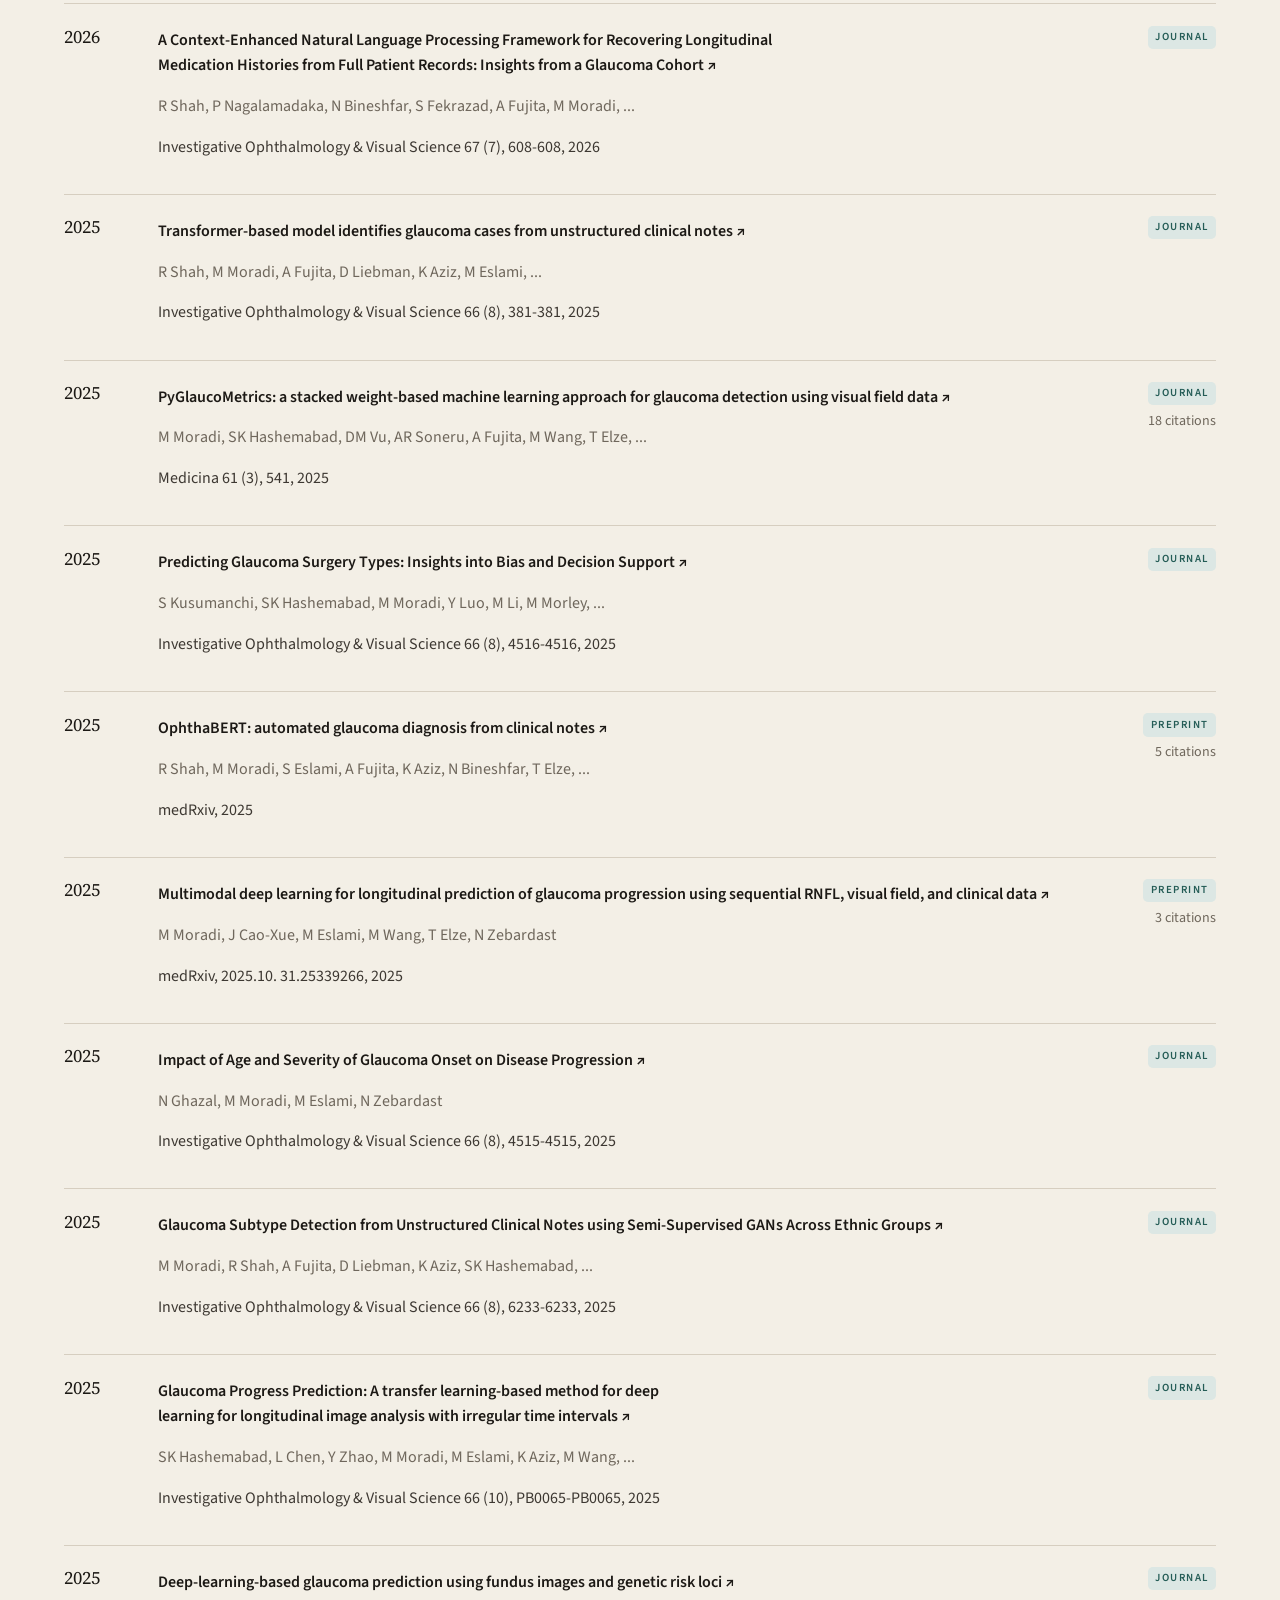
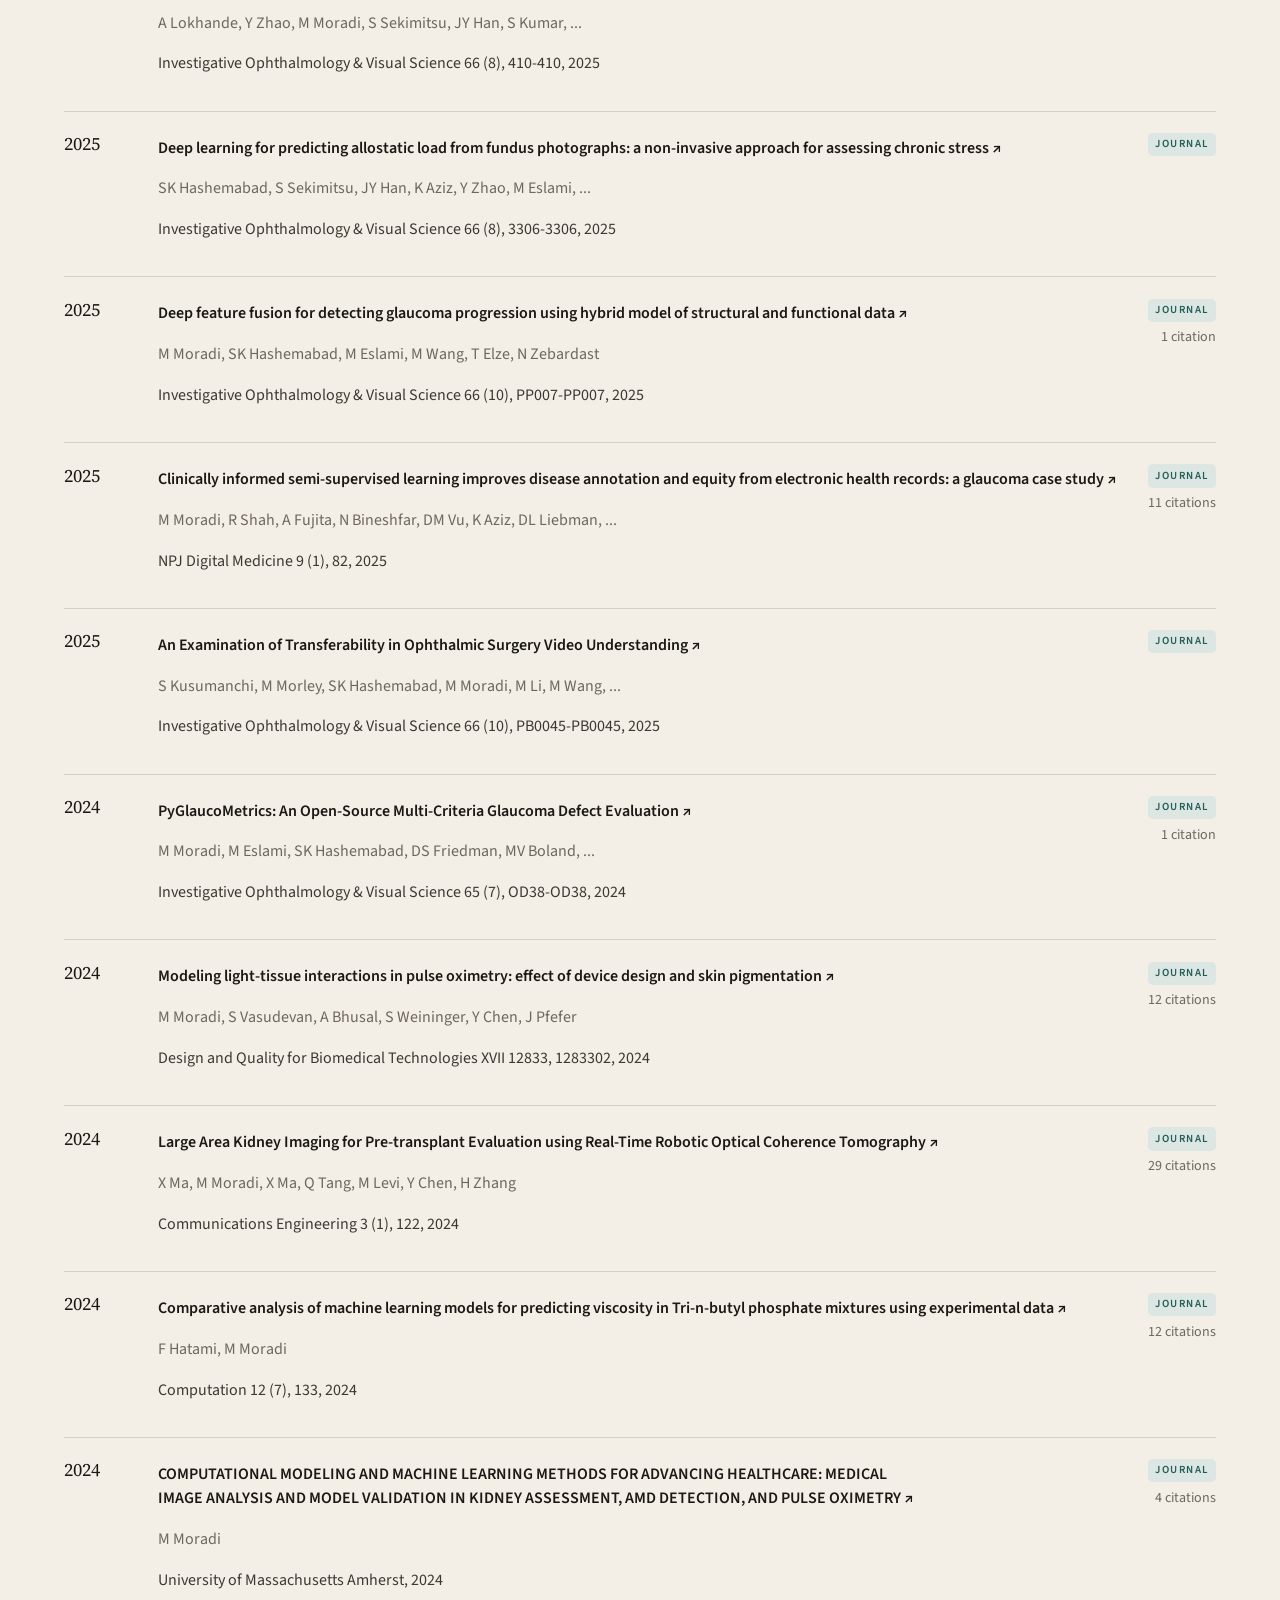
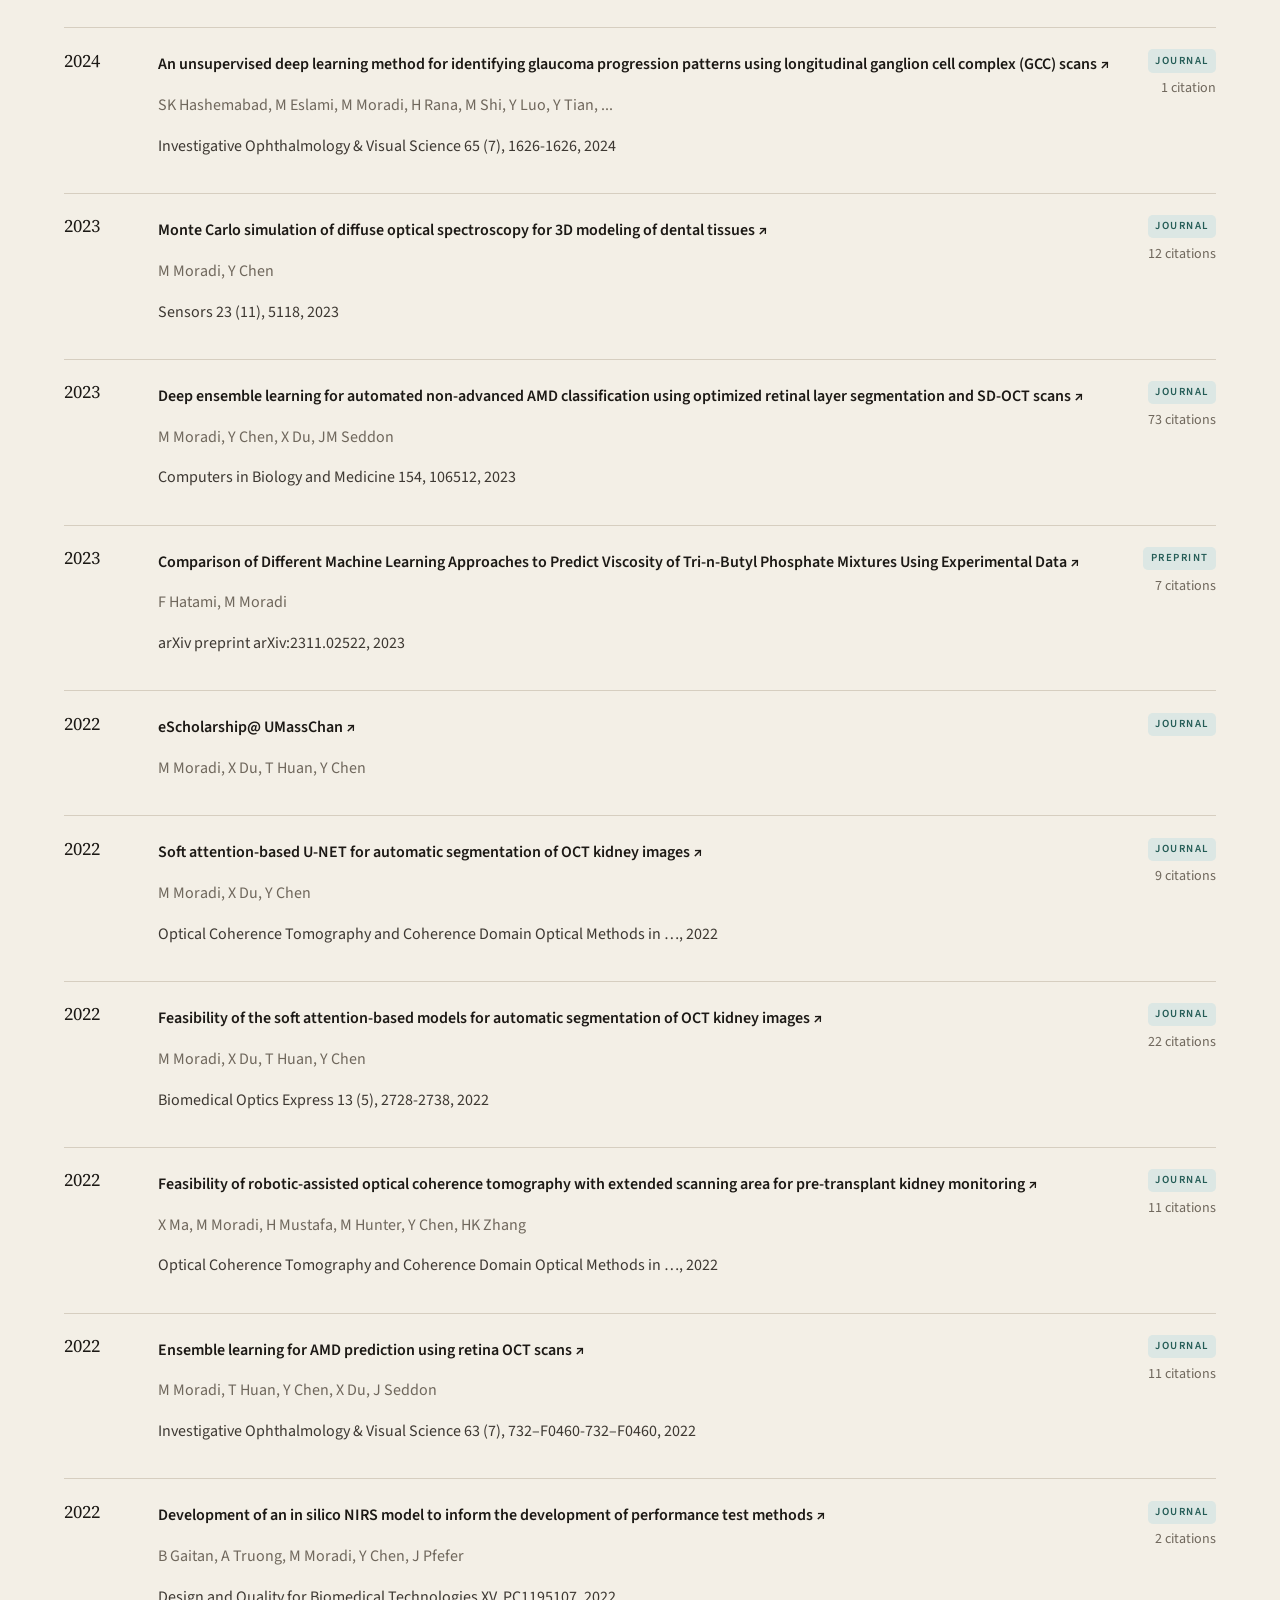
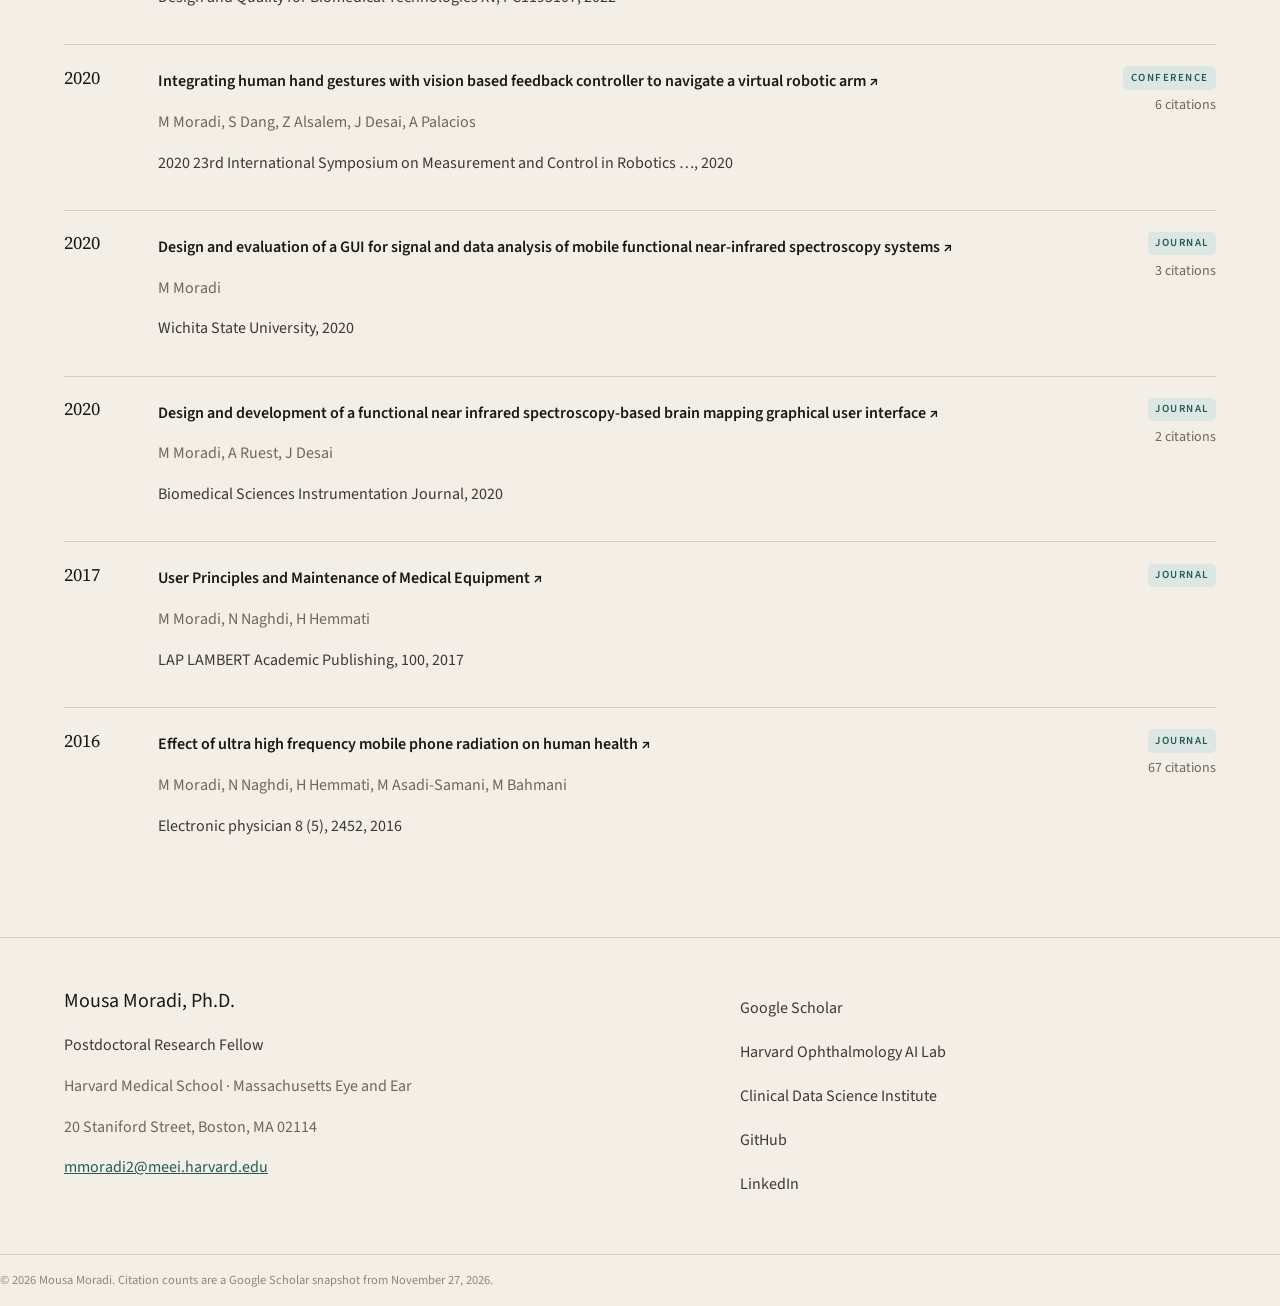
<file: publications/index.html>
<!DOCTYPE html>
<html lang="en">
<head>
  <meta charset="utf-8">
  <meta name="viewport" content="width=device-width, initial-scale=1">
  <title>Publications · Mousa Moradi</title>
  <meta name="description" content="50 publications by Mousa Moradi, from a Google Scholar snapshot.">
  <meta name="theme-color" content="#f3efe6">
  <link rel="icon" href="../assets/favicon.svg" type="image/svg+xml">
  <link rel="preconnect" href="https://fonts.googleapis.com">
  <link rel="preconnect" href="https://fonts.gstatic.com" crossorigin>
  <link rel="stylesheet" href="https://fonts.googleapis.com/css2?family=Source+Sans+3:ital,wght@0,400;0,500;0,600;1,400&family=Source+Serif+4:ital,opsz,wght@0,8..60,500;0,8..60,600;1,8..60,450&display=swap">
  <link rel="stylesheet" href="../assets/site.css">
</head>
<body>
  <a class="skip" href="#main">Skip to content</a>
  <header class="site-header">
    <div class="wrap header-bar">
      <a class="brand" href="../index.html">Mousa Moradi, Ph.D.</a>
      <nav class="nav" aria-label="Primary"><a href="../index.html">About</a><a href="../research/">Research</a><a href="../publications/" aria-current="page">Publications</a><a href="../teaching/">Teaching</a><a href="../outreach/">Outreach</a><a href="../contact/">Contact</a></nav>
      <details class="menu">
        <summary>Menu</summary>
        <nav aria-label="Primary mobile"><a href="../index.html">About</a><a href="../research/">Research</a><a href="../publications/" aria-current="page">Publications</a><a href="../teaching/">Teaching</a><a href="../outreach/">Outreach</a><a href="../contact/">Contact</a></nav>
      </details>
    </div>
  </header>
  <main id="main" class="wrap page">
    <header class="page-head">
    <p class="eyebrow">Publications</p>
    <h1>50 records, newest first</h1>
    <p class="lede">Pulled from Google Scholar and kept as a snapshot. Theses and the named conference papers stay in those sections even when Scholar files them loosely.</p>
  </header>
    <p class="scholar-note left">Last updated from Google Scholar · November 27, 2026. <a href="https://scholar.google.com/citations?user=CYKwjg4AAAAJ&amp;hl=en" target="_blank" rel="noopener noreferrer">Open Scholar</a></p>
    <div class="filters">
      <div role="tablist" aria-label="Publication type" id="filters">
        <button type="button" role="tab" aria-selected="true" data-kind="all">All</button>
        <button type="button" role="tab" data-kind="journal">Journal</button>
        <button type="button" role="tab" data-kind="conference">Conference</button>
        <button type="button" role="tab" data-kind="preprint">Preprint</button>
        <button type="button" role="tab" data-kind="thesis">Thesis</button>
        <button type="button" role="tab" data-kind="book">Book</button>
      </div>
      <label>Search publications
        <input id="q" type="search" placeholder="Search title, author, venue">
      </label>
    </div>
    <p class="count" id="count"></p>
    <div id="list"></div>
  </main>
  <footer class="site-footer">
    <div class="wrap footer-grid">
      <div>
        <p class="display name">Mousa Moradi, Ph.D.</p>
        <p class="soft">Postdoctoral Research Fellow</p>
        <p class="muted">Harvard Medical School · Massachusetts Eye and Ear</p>
        <p class="muted address">20 Staniford Street, Boston, MA 02114</p>
        <a class="mail" href="mailto:mmoradi2@meei.harvard.edu">mmoradi2@meei.harvard.edu</a>
      </div>
      <ul class="foot-links"><li><a href="https://scholar.google.com/citations?user=CYKwjg4AAAAJ&amp;hl=en" target="_blank" rel="noopener noreferrer">Google Scholar</a></li><li><a href="https://ophai.hms.harvard.edu/team/mousa-moradi-phd/" target="_blank" rel="noopener noreferrer">Harvard Ophthalmology AI Lab</a></li><li><a href="https://datascience.meei.harvard.edu/teams/dr-mousa-moradi/" target="_blank" rel="noopener noreferrer">Clinical Data Science Institute</a></li><li><a href="https://github.com/Mousamoradi" target="_blank" rel="noopener noreferrer">GitHub</a></li><li><a href="https://www.linkedin.com/in/mousa-moradi-201263a0/" target="_blank" rel="noopener noreferrer">LinkedIn</a></li></ul>
    </div>
    <div class="fine">
      <p class="wrap">© 2026 Mousa Moradi. Citation counts are a Google Scholar snapshot from November 27, 2026.</p>
    </div>
  </footer>
  <script id="papers" type="application/json">[{"id":"2026-whole-deceased-donor-kidney-extinction-coefficient-and-lumen","year":"2026","title":"Whole Deceased Donor Kidney Extinction Coefficient and Lumen Morphology Mapping for Pretransplant Quality Assessment Using a Robotic Large Area OCT Imaging System","authors":"X Ma, V Bodda, M Moradi, X Zhang, Q Tang, S Potter, Y Chen, H Zhang","venue":"American Journal of Transplantation 26 (7), S918, 2026","kind":"journal","href":"https://scholar.google.com/citations?view_op=view_citation&hl=en&user=CYKwjg4AAAAJ&pagesize=100&citation_for_view=CYKwjg4AAAAJ:O3NaXMp0MMsC"},{"id":"2026-visual-field-guided-entangled-identifies-clinically-distinct","year":"2026","title":"Visual Field-Guided Entangled Identifies Clinically Distinct Glaucoma Endophenotypes and Novel Risk Loci","authors":"M Moradi, L Chen, Y Zhao, N Bineshfar, S Sekimitsu, M Eslami, M Wang, ...","venue":"medRxiv, 2026","kind":"preprint","href":"https://scholar.google.com/citations?view_op=view_citation&hl=en&user=CYKwjg4AAAAJ&pagesize=100&citation_for_view=CYKwjg4AAAAJ:hMod-77fHWUC"},{"id":"2026-vf-guided-self-supervised-rnfl-phenotyping-improved-clusteri","year":"2026","title":"VF-Guided Self-Supervised RNFL Phenotyping Improved Clustering and Genetic Discovery in Glaucoma","authors":"M Moradi, M Eslami, M Wang, T Elze, N Zebardast","venue":"Investigative Ophthalmology & Visual Science 67 (7), 557-557, 2026","kind":"journal","href":"https://scholar.google.com/citations?view_op=view_citation&hl=en&user=CYKwjg4AAAAJ&pagesize=100&citation_for_view=CYKwjg4AAAAJ:J_g5lzvAfSwC"},{"id":"2026-unsupervised-clustering-for-poag-phenotyping","year":"2026","title":"Unsupervised Clustering for POAG Phenotyping","authors":"PA Puspa, UPS Parmar, S Sekimitsu, M Moradi, EJ Rossin, D Friedman, ...","venue":"Investigative Ophthalmology & Visual Science 67 (8), 2-2, 2026","kind":"journal","href":"https://scholar.google.com/citations?view_op=view_citation&hl=en&user=CYKwjg4AAAAJ&pagesize=100&citation_for_view=CYKwjg4AAAAJ:lSLTfruPkqcC","citations":1},{"id":"2026-transfer-learning-for-deceased-donor-kidney-optical-coherenc","year":"2026","title":"Transfer Learning for Deceased Donor Kidney Optical Coherence Tomography Segmentation with Limited Labeled Images","authors":"X Ma, M Moradi, A Kroemer, C Alemayehu, J Ascue, V Muralidaran, ...","venue":"American Journal of Transplantation 26 (7), S502, 2026","kind":"journal","href":"https://scholar.google.com/citations?view_op=view_citation&hl=en&user=CYKwjg4AAAAJ&pagesize=100&citation_for_view=CYKwjg4AAAAJ:GnPB-g6toBAC"},{"id":"2026-surgcbvr-a-multi-domain-benchmark-for-content-based-surgical","year":"2026","title":"SurgCBVR: A Multi-Domain Benchmark for Content-Based Surgical Video-to-Video Retrieval","authors":"M Eslami, M Moradi, N Ghamsarian, N Zebardast, JL Lindsey, SY Wang, ...","venue":"arXiv preprint arXiv:2611.23347, 2026","kind":"preprint","href":"https://scholar.google.com/citations?view_op=view_citation&hl=en&user=CYKwjg4AAAAJ&pagesize=100&citation_for_view=CYKwjg4AAAAJ:pqnbT2bcN3wC"},{"id":"2026-spatial-decomposition-of-longitudinal-rnfl-maps-reveals-dist","year":"2026","title":"Spatial Decomposition of Longitudinal RNFL Maps Reveals Distinct Modes of Glaucomatous Progression With Structure–Function and Genetic Signatures","authors":"L Chen, Y Zhao, M Moradi, M Eslami, M Wang, T Elze, N Zebardast","venue":"Investigative Ophthalmology & Visual Science 67 (8), 6-6, 2026","kind":"journal","href":"https://scholar.google.com/citations?view_op=view_citation&hl=en&user=CYKwjg4AAAAJ&pagesize=100&citation_for_view=CYKwjg4AAAAJ:blknAaTinKkC","citations":1},{"id":"2026-sparse-observation-multi-horizon-glaucoma-progression-foreca","year":"2026","title":"Sparse-Observation Multi-Horizon Glaucoma Progression Forecasting with Biologically Constrained Temporal Consistency: A Glaucoma Case Study","authors":"M Moradi, J Cao-Xue, A Fujita, DL Liebman, A Jammal, M Wang, T Elze, ...","venue":"Research Square, rs. 3. rs-10009600, 2026","kind":"preprint","href":"https://scholar.google.com/citations?view_op=view_citation&hl=en&user=CYKwjg4AAAAJ&pagesize=100&citation_for_view=CYKwjg4AAAAJ:ns9cj8rnVeAC"},{"id":"2026-pyvisualfields-version-2-from-an-r-wrapper-to-a-comprehensiv","year":"2026","title":"PyVisualFields Version 2: From an R Wrapper to a Comprehensive Python Ecosystem for Visual Field and Glaucoma Research","authors":"M Moradi, B Erusalagandi, V Mutiawani, AS Gharehkoshan, N Zebardast, ...","venue":"Translational Vision Science & Technology 15 (7), 31-31, 2026","kind":"journal","href":"https://scholar.google.com/citations?view_op=view_citation&hl=en&user=CYKwjg4AAAAJ&pagesize=100&citation_for_view=CYKwjg4AAAAJ:2P1L_qKh6hAC"},{"id":"2026-multimodal-deep-learning-for-oct-based-glaucoma-assessment-p","year":"2026","title":"Multimodal Deep Learning for OCT-Based Glaucoma Assessment: Predicting Clinical Variables and Generating AI-Enhanced Clinical Reports","authors":"M Moradi, S Fekrazad, M Eslami, M Wang, T Elze, N Zebardast","venue":"Investigative Ophthalmology & Visual Science 67 (9), PP0012-PP0012, 2026","kind":"journal","href":"https://scholar.google.com/citations?view_op=view_citation&hl=en&user=CYKwjg4AAAAJ&pagesize=100&citation_for_view=CYKwjg4AAAAJ:35N4QoGY0k4C"},{"id":"2026-multimodal-deep-learning-for-longitudinal-prediction-of-glau","year":"2026","title":"Multimodal Deep Learning for Longitudinal Prediction of Glaucoma Progression Using Sequential RNFL, Visual Field, and Clinical Data","authors":"J Cao-Xue, M Moradi, M Eslami, M Wang, T Elze, N Zebardast","venue":"Investigative Ophthalmology & Visual Science 67 (7), 593-593, 2026","kind":"journal","href":"https://scholar.google.com/citations?view_op=view_citation&hl=en&user=CYKwjg4AAAAJ&pagesize=100&citation_for_view=CYKwjg4AAAAJ:RGFaLdJalmkC"},{"id":"2026-forge-functionally-guided-oct-representation-for-glaucoma-en","year":"2026","title":"FORGE: Functionally guided OCT Representation for Glaucoma Endophenotyping","authors":"M Moradi, L Chen, Y Zhao, S Sekimitsu, N Bineshfar, JL Wiggs, M Eslami, ...","venue":"medRxiv, 2026.05. 08.26352729, 2026","kind":"preprint","href":"https://scholar.google.com/citations?view_op=view_citation&hl=en&user=CYKwjg4AAAAJ&pagesize=100&citation_for_view=CYKwjg4AAAAJ:BqipwSGYUEgC"},{"id":"2026-earlier-confirmation-of-glaucoma-progression-with-risk-weigh","year":"2026","title":"Earlier confirmation of glaucoma progression with risk-weighted visual field and OCT scheduling","authors":"L Chen, A Fujita, M Moradi, M Eslami, T Elze, N Zebardast","venue":"medRxiv, 2026.11. 16.26368187, 2026","kind":"preprint","href":"https://scholar.google.com/citations?view_op=view_citation&hl=en&user=CYKwjg4AAAAJ&pagesize=100&citation_for_view=CYKwjg4AAAAJ:g5m5HwL7SMYC"},{"id":"2026-development-of-perimetric-glaucoma-and-outcomes-of-intervent","year":"2026","title":"Development of perimetric glaucoma and outcomes of interventions in pseudoexfoliation syndrome with and without ocular hypertension","authors":"A Fujita, M Moradi, R Shah, T Elze, N Zebardast, DS Friedman","venue":"Ophthalmology, 2026","kind":"journal","href":"https://scholar.google.com/citations?view_op=view_citation&hl=en&user=CYKwjg4AAAAJ&pagesize=100&citation_for_view=CYKwjg4AAAAJ:JV2RwH3_ST0C","citations":1},{"id":"2026-clinically-aligned-rationale-generation-for-glaucoma-subtype","year":"2026","title":"Clinically aligned rationale generation for glaucoma subtype classification via a knowledge-distilled language model","authors":"M Moradi, A Fujita, N Bineshfar, DM Vu, K Aziz, DL Liebman, M Wang, ...","venue":"medRxiv, 2026.06. 15.26355522, 2026","kind":"preprint","href":"https://scholar.google.com/citations?view_op=view_citation&hl=en&user=CYKwjg4AAAAJ&pagesize=100&citation_for_view=CYKwjg4AAAAJ:RYcK_YlVTxYC"},{"id":"2026-asymmetric-focal-loss-improves-graph-neural-network-predicti","year":"2026","title":"Asymmetric Focal Loss Improves Graph Neural Network Prediction of Drug-Pair-Associated Polypharmacy Side Effects.","authors":"F Hatami, M Moradi","venue":"Machine Learning & Knowledge Extraction 8 (10), 295, 2026","kind":"journal","href":"https://scholar.google.com/citations?view_op=view_citation&hl=en&user=CYKwjg4AAAAJ&pagesize=100&citation_for_view=CYKwjg4AAAAJ:M05iB0D1s5AC"},{"id":"2026-a-context-enhanced-natural-language-processing-framework-for","year":"2026","title":"A Context-Enhanced Natural Language Processing Framework for Recovering Longitudinal Medication Histories from Full Patient Records: Insights from a Glaucoma Cohort","authors":"R Shah, P Nagalamadaka, N Bineshfar, S Fekrazad, A Fujita, M Moradi, ...","venue":"Investigative Ophthalmology & Visual Science 67 (7), 608-608, 2026","kind":"journal","href":"https://scholar.google.com/citations?view_op=view_citation&hl=en&user=CYKwjg4AAAAJ&pagesize=100&citation_for_view=CYKwjg4AAAAJ:NaGl4SEjCO4C"},{"id":"2025-transformer-based-model-identifies-glaucoma-cases-from-unstr","year":"2025","title":"Transformer-based model identifies glaucoma cases from unstructured clinical notes","authors":"R Shah, M Moradi, A Fujita, D Liebman, K Aziz, M Eslami, ...","venue":"Investigative Ophthalmology & Visual Science 66 (8), 381-381, 2025","kind":"journal","href":"https://scholar.google.com/citations?view_op=view_citation&hl=en&user=CYKwjg4AAAAJ&pagesize=100&citation_for_view=CYKwjg4AAAAJ:_Qo2XoVZTnwC"},{"id":"2025-pyglaucometrics-a-stacked-weight-based-machine-learning-appr","year":"2025","title":"PyGlaucoMetrics: a stacked weight-based machine learning approach for glaucoma detection using visual field data","authors":"M Moradi, SK Hashemabad, DM Vu, AR Soneru, A Fujita, M Wang, T Elze, ...","venue":"Medicina 61 (3), 541, 2025","kind":"journal","href":"https://scholar.google.com/citations?view_op=view_citation&hl=en&user=CYKwjg4AAAAJ&pagesize=100&citation_for_view=CYKwjg4AAAAJ:mB3voiENLucC","citations":18},{"id":"2025-predicting-glaucoma-surgery-types-insights-into-bias-and-dec","year":"2025","title":"Predicting Glaucoma Surgery Types: Insights into Bias and Decision Support","authors":"S Kusumanchi, SK Hashemabad, M Moradi, Y Luo, M Li, M Morley, ...","venue":"Investigative Ophthalmology & Visual Science 66 (8), 4516-4516, 2025","kind":"journal","href":"https://scholar.google.com/citations?view_op=view_citation&hl=en&user=CYKwjg4AAAAJ&pagesize=100&citation_for_view=CYKwjg4AAAAJ:TQgYirikUcIC"},{"id":"2025-ophthabert-automated-glaucoma-diagnosis-from-clinical-notes","year":"2025","title":"OphthaBERT: automated glaucoma diagnosis from clinical notes","authors":"R Shah, M Moradi, S Eslami, A Fujita, K Aziz, N Bineshfar, T Elze, ...","venue":"medRxiv, 2025","kind":"preprint","href":"https://scholar.google.com/citations?view_op=view_citation&hl=en&user=CYKwjg4AAAAJ&pagesize=100&citation_for_view=CYKwjg4AAAAJ:HDshCWvjkbEC","citations":5},{"id":"2025-multimodal-deep-learning-for-longitudinal-prediction-of-glau","year":"2025","title":"Multimodal deep learning for longitudinal prediction of glaucoma progression using sequential RNFL, visual field, and clinical data","authors":"M Moradi, J Cao-Xue, M Eslami, M Wang, T Elze, N Zebardast","venue":"medRxiv, 2025.10. 31.25339266, 2025","kind":"preprint","href":"https://scholar.google.com/citations?view_op=view_citation&hl=en&user=CYKwjg4AAAAJ&pagesize=100&citation_for_view=CYKwjg4AAAAJ:maZDTaKrznsC","citations":3},{"id":"2025-impact-of-age-and-severity-of-glaucoma-onset-on-disease-prog","year":"2025","title":"Impact of Age and Severity of Glaucoma Onset on Disease Progression","authors":"N Ghazal, M Moradi, M Eslami, N Zebardast","venue":"Investigative Ophthalmology & Visual Science 66 (8), 4515-4515, 2025","kind":"journal","href":"https://scholar.google.com/citations?view_op=view_citation&hl=en&user=CYKwjg4AAAAJ&pagesize=100&citation_for_view=CYKwjg4AAAAJ:R3hNpaxXUhUC"},{"id":"2025-glaucoma-subtype-detection-from-unstructured-clinical-notes-","year":"2025","title":"Glaucoma Subtype Detection from Unstructured Clinical Notes using Semi-Supervised GANs Across Ethnic Groups","authors":"M Moradi, R Shah, A Fujita, D Liebman, K Aziz, SK Hashemabad, ...","venue":"Investigative Ophthalmology & Visual Science 66 (8), 6233-6233, 2025","kind":"journal","href":"https://scholar.google.com/citations?view_op=view_citation&hl=en&user=CYKwjg4AAAAJ&pagesize=100&citation_for_view=CYKwjg4AAAAJ:RHpTSmoSYBkC"},{"id":"2025-glaucoma-progress-prediction-a-transfer-learning-based-metho","year":"2025","title":"Glaucoma Progress Prediction: A transfer learning-based method for deep learning for longitudinal image analysis with irregular time intervals","authors":"SK Hashemabad, L Chen, Y Zhao, M Moradi, M Eslami, K Aziz, M Wang, ...","venue":"Investigative Ophthalmology & Visual Science 66 (10), PB0065-PB0065, 2025","kind":"journal","href":"https://scholar.google.com/citations?view_op=view_citation&hl=en&user=CYKwjg4AAAAJ&pagesize=100&citation_for_view=CYKwjg4AAAAJ:j3f4tGmQtD8C"},{"id":"2025-deep-learning-based-glaucoma-prediction-using-fundus-images-","year":"2025","title":"Deep-learning-based glaucoma prediction using fundus images and genetic risk loci","authors":"A Lokhande, Y Zhao, M Moradi, S Sekimitsu, JY Han, S Kumar, ...","venue":"Investigative Ophthalmology & Visual Science 66 (8), 410-410, 2025","kind":"journal","href":"https://scholar.google.com/citations?view_op=view_citation&hl=en&user=CYKwjg4AAAAJ&pagesize=100&citation_for_view=CYKwjg4AAAAJ:e5wmG9Sq2KIC"},{"id":"2025-deep-learning-for-predicting-allostatic-load-from-fundus-pho","year":"2025","title":"Deep learning for predicting allostatic load from fundus photographs: a non-invasive approach for assessing chronic stress","authors":"SK Hashemabad, S Sekimitsu, JY Han, K Aziz, Y Zhao, M Eslami, ...","venue":"Investigative Ophthalmology & Visual Science 66 (8), 3306-3306, 2025","kind":"journal","href":"https://scholar.google.com/citations?view_op=view_citation&hl=en&user=CYKwjg4AAAAJ&pagesize=100&citation_for_view=CYKwjg4AAAAJ:4JMBOYKVnBMC"},{"id":"2025-deep-feature-fusion-for-detecting-glaucoma-progression-using","year":"2025","title":"Deep feature fusion for detecting glaucoma progression using hybrid model of structural and functional data","authors":"M Moradi, SK Hashemabad, M Eslami, M Wang, T Elze, N Zebardast","venue":"Investigative Ophthalmology & Visual Science 66 (10), PP007-PP007, 2025","kind":"journal","href":"https://scholar.google.com/citations?view_op=view_citation&hl=en&user=CYKwjg4AAAAJ&pagesize=100&citation_for_view=CYKwjg4AAAAJ:r0BpntZqJG4C","citations":1},{"id":"2025-clinically-informed-semi-supervised-learning-improves-diseas","year":"2025","title":"Clinically informed semi-supervised learning improves disease annotation and equity from electronic health records: a glaucoma case study","authors":"M Moradi, R Shah, A Fujita, N Bineshfar, DM Vu, K Aziz, DL Liebman, ...","venue":"NPJ Digital Medicine 9 (1), 82, 2025","kind":"journal","href":"https://scholar.google.com/citations?view_op=view_citation&hl=en&user=CYKwjg4AAAAJ&pagesize=100&citation_for_view=CYKwjg4AAAAJ:TFP_iSt0sucC","citations":11},{"id":"2025-an-examination-of-transferability-in-ophthalmic-surgery-vide","year":"2025","title":"An Examination of Transferability in Ophthalmic Surgery Video Understanding","authors":"S Kusumanchi, M Morley, SK Hashemabad, M Moradi, M Li, M Wang, ...","venue":"Investigative Ophthalmology & Visual Science 66 (10), PB0045-PB0045, 2025","kind":"journal","href":"https://scholar.google.com/citations?view_op=view_citation&hl=en&user=CYKwjg4AAAAJ&pagesize=100&citation_for_view=CYKwjg4AAAAJ:iH-uZ7U-co4C"},{"id":"2024-pyglaucometrics-an-open-source-multi-criteria-glaucoma-defec","year":"2024","title":"PyGlaucoMetrics: An Open-Source Multi-Criteria Glaucoma Defect Evaluation","authors":"M Moradi, M Eslami, SK Hashemabad, DS Friedman, MV Boland, ...","venue":"Investigative Ophthalmology & Visual Science 65 (7), OD38-OD38, 2024","kind":"journal","href":"https://scholar.google.com/citations?view_op=view_citation&hl=en&user=CYKwjg4AAAAJ&pagesize=100&citation_for_view=CYKwjg4AAAAJ:qUcmZB5y_30C","citations":1},{"id":"2024-modeling-light-tissue-interactions-in-pulse-oximetry-effect-","year":"2024","title":"Modeling light-tissue interactions in pulse oximetry: effect of device design and skin pigmentation","authors":"M Moradi, S Vasudevan, A Bhusal, S Weininger, Y Chen, J Pfefer","venue":"Design and Quality for Biomedical Technologies XVII 12833, 1283302, 2024","kind":"journal","href":"https://scholar.google.com/citations?view_op=view_citation&hl=en&user=CYKwjg4AAAAJ&pagesize=100&citation_for_view=CYKwjg4AAAAJ:L8Ckcad2t8MC","citations":12},{"id":"2024-large-area-kidney-imaging-for-pre-transplant-evaluation-usin","year":"2024","title":"Large Area Kidney Imaging for Pre-transplant Evaluation using Real-Time Robotic Optical Coherence Tomography","authors":"X Ma, M Moradi, X Ma, Q Tang, M Levi, Y Chen, H Zhang","venue":"Communications Engineering 3 (1), 122, 2024","kind":"journal","href":"https://scholar.google.com/citations?view_op=view_citation&hl=en&user=CYKwjg4AAAAJ&pagesize=100&citation_for_view=CYKwjg4AAAAJ:dhFuZR0502QC","citations":29},{"id":"2024-comparative-analysis-of-machine-learning-models-for-predicti","year":"2024","title":"Comparative analysis of machine learning models for predicting viscosity in Tri-n-butyl phosphate mixtures using experimental data","authors":"F Hatami, M Moradi","venue":"Computation 12 (7), 133, 2024","kind":"journal","href":"https://scholar.google.com/citations?view_op=view_citation&hl=en&user=CYKwjg4AAAAJ&pagesize=100&citation_for_view=CYKwjg4AAAAJ:IWHjjKOFINEC","citations":12},{"id":"2024-computational-modeling-and-machine-learning-methods-for-adva","year":"2024","title":"COMPUTATIONAL MODELING AND MACHINE LEARNING METHODS FOR ADVANCING HEALTHCARE: MEDICAL IMAGE ANALYSIS AND MODEL VALIDATION IN KIDNEY ASSESSMENT, AMD DETECTION, AND PULSE OXIMETRY","authors":"M Moradi","venue":"University of Massachusetts Amherst, 2024","kind":"journal","href":"https://scholar.google.com/citations?view_op=view_citation&hl=en&user=CYKwjg4AAAAJ&pagesize=100&citation_for_view=CYKwjg4AAAAJ:-f6ydRqryjwC","citations":4},{"id":"2024-an-unsupervised-deep-learning-method-for-identifying-glaucom","year":"2024","title":"An unsupervised deep learning method for identifying glaucoma progression patterns using longitudinal ganglion cell complex (GCC) scans","authors":"SK Hashemabad, M Eslami, M Moradi, H Rana, M Shi, Y Luo, Y Tian, ...","venue":"Investigative Ophthalmology & Visual Science 65 (7), 1626-1626, 2024","kind":"journal","href":"https://scholar.google.com/citations?view_op=view_citation&hl=en&user=CYKwjg4AAAAJ&pagesize=100&citation_for_view=CYKwjg4AAAAJ:ZeXyd9-uunAC","citations":1},{"id":"2023-monte-carlo-simulation-of-diffuse-optical-spectroscopy-for-3","year":"2023","title":"Monte Carlo simulation of diffuse optical spectroscopy for 3D modeling of dental tissues","authors":"M Moradi, Y Chen","venue":"Sensors 23 (11), 5118, 2023","kind":"journal","href":"https://scholar.google.com/citations?view_op=view_citation&hl=en&user=CYKwjg4AAAAJ&pagesize=100&citation_for_view=CYKwjg4AAAAJ:9ZlFYXVOiuMC","citations":12},{"id":"2023-deep-ensemble-learning-for-automated-non-advanced-amd-classi","year":"2023","title":"Deep ensemble learning for automated non-advanced AMD classification using optimized retinal layer segmentation and SD-OCT scans","authors":"M Moradi, Y Chen, X Du, JM Seddon","venue":"Computers in Biology and Medicine 154, 106512, 2023","kind":"journal","href":"https://scholar.google.com/citations?view_op=view_citation&hl=en&user=CYKwjg4AAAAJ&pagesize=100&citation_for_view=CYKwjg4AAAAJ:aqlVkmm33-oC","citations":73},{"id":"2023-comparison-of-different-machine-learning-approaches-to-predi","year":"2023","title":"Comparison of Different Machine Learning Approaches to Predict Viscosity of Tri-n-Butyl Phosphate Mixtures Using Experimental Data","authors":"F Hatami, M Moradi","venue":"arXiv preprint arXiv:2311.02522, 2023","kind":"preprint","href":"https://scholar.google.com/citations?view_op=view_citation&hl=en&user=CYKwjg4AAAAJ&pagesize=100&citation_for_view=CYKwjg4AAAAJ:7PzlFSSx8tAC","citations":7},{"id":"2022-escholarship-umasschan","year":"2022","title":"eScholarship@ UMassChan","authors":"M Moradi, X Du, T Huan, Y Chen","venue":"","kind":"journal","href":"https://scholar.google.com/citations?view_op=view_citation&hl=en&user=CYKwjg4AAAAJ&pagesize=100&citation_for_view=CYKwjg4AAAAJ:70eg2SAEIzsC"},{"id":"2022-soft-attention-based-u-net-for-automatic-segmentation-of-oct","year":"2022","title":"Soft attention-based U-NET for automatic segmentation of OCT kidney images","authors":"M Moradi, X Du, Y Chen","venue":"Optical Coherence Tomography and Coherence Domain Optical Methods in …, 2022","kind":"journal","href":"https://scholar.google.com/citations?view_op=view_citation&hl=en&user=CYKwjg4AAAAJ&pagesize=100&citation_for_view=CYKwjg4AAAAJ:0EnyYjriUFMC","citations":9},{"id":"2022-feasibility-of-the-soft-attention-based-models-for-automatic","year":"2022","title":"Feasibility of the soft attention-based models for automatic segmentation of OCT kidney images","authors":"M Moradi, X Du, T Huan, Y Chen","venue":"Biomedical Optics Express 13 (5), 2728-2738, 2022","kind":"journal","href":"https://scholar.google.com/citations?view_op=view_citation&hl=en&user=CYKwjg4AAAAJ&pagesize=100&citation_for_view=CYKwjg4AAAAJ:Wp0gIr-vW9MC","citations":22},{"id":"2022-feasibility-of-robotic-assisted-optical-coherence-tomography","year":"2022","title":"Feasibility of robotic-assisted optical coherence tomography with extended scanning area for pre-transplant kidney monitoring","authors":"X Ma, M Moradi, H Mustafa, M Hunter, Y Chen, HK Zhang","venue":"Optical Coherence Tomography and Coherence Domain Optical Methods in …, 2022","kind":"journal","href":"https://scholar.google.com/citations?view_op=view_citation&hl=en&user=CYKwjg4AAAAJ&pagesize=100&citation_for_view=CYKwjg4AAAAJ:hqOjcs7Dif8C","citations":11},{"id":"2022-ensemble-learning-for-amd-prediction-using-retina-oct-scans","year":"2022","title":"Ensemble learning for AMD prediction using retina OCT scans","authors":"M Moradi, T Huan, Y Chen, X Du, J Seddon","venue":"Investigative Ophthalmology & Visual Science 63 (7), 732–F0460-732–F0460, 2022","kind":"journal","href":"https://scholar.google.com/citations?view_op=view_citation&hl=en&user=CYKwjg4AAAAJ&pagesize=100&citation_for_view=CYKwjg4AAAAJ:MXK_kJrjxJIC","citations":11},{"id":"2022-development-of-an-in-silico-nirs-model-to-inform-the-develop","year":"2022","title":"Development of an in silico NIRS model to inform the development of performance test methods","authors":"B Gaitan, A Truong, M Moradi, Y Chen, J Pfefer","venue":"Design and Quality for Biomedical Technologies XV, PC1195107, 2022","kind":"journal","href":"https://scholar.google.com/citations?view_op=view_citation&hl=en&user=CYKwjg4AAAAJ&pagesize=100&citation_for_view=CYKwjg4AAAAJ:Se3iqnhoufwC","citations":2},{"id":"2020-integrating-human-hand-gestures-with-vision-based-feedback-c","year":"2020","title":"Integrating human hand gestures with vision based feedback controller to navigate a virtual robotic arm","authors":"M Moradi, S Dang, Z Alsalem, J Desai, A Palacios","venue":"2020 23rd International Symposium on Measurement and Control in Robotics …, 2020","kind":"conference","href":"https://scholar.google.com/citations?view_op=view_citation&hl=en&user=CYKwjg4AAAAJ&pagesize=100&citation_for_view=CYKwjg4AAAAJ:YsMSGLbcyi4C","citations":6},{"id":"2020-design-and-evaluation-of-a-gui-for-signal-and-data-analysis-","year":"2020","title":"Design and evaluation of a GUI for signal and data analysis of mobile functional near-infrared spectroscopy systems","authors":"M Moradi","venue":"Wichita State University, 2020","kind":"journal","href":"https://scholar.google.com/citations?view_op=view_citation&hl=en&user=CYKwjg4AAAAJ&pagesize=100&citation_for_view=CYKwjg4AAAAJ:UebtZRa9Y70C","citations":3},{"id":"2020-design-and-development-of-a-functional-near-infrared-spectro","year":"2020","title":"Design and development of a functional near infrared spectroscopy-based brain mapping graphical user interface","authors":"M Moradi, A Ruest, J Desai","venue":"Biomedical Sciences Instrumentation Journal, 2020","kind":"journal","href":"https://scholar.google.com/citations?view_op=view_citation&hl=en&user=CYKwjg4AAAAJ&pagesize=100&citation_for_view=CYKwjg4AAAAJ:eQOLeE2rZwMC","citations":2},{"id":"2017-user-principles-and-maintenance-of-medical-equipment","year":"2017","title":"User Principles and Maintenance of Medical Equipment","authors":"M Moradi, N Naghdi, H Hemmati","venue":"LAP LAMBERT Academic Publishing, 100, 2017","kind":"journal","href":"https://scholar.google.com/citations?view_op=view_citation&hl=en&user=CYKwjg4AAAAJ&pagesize=100&citation_for_view=CYKwjg4AAAAJ:qjMakFHDy7sC"},{"id":"2016-effect-of-ultra-high-frequency-mobile-phone-radiation-on-hum","year":"2016","title":"Effect of ultra high frequency mobile phone radiation on human health","authors":"M Moradi, N Naghdi, H Hemmati, M Asadi-Samani, M Bahmani","venue":"Electronic physician 8 (5), 2452, 2016","kind":"journal","href":"https://scholar.google.com/citations?view_op=view_citation&hl=en&user=CYKwjg4AAAAJ&pagesize=100&citation_for_view=CYKwjg4AAAAJ:u5HHmVD_uO8C","citations":67}]</script>
<script src="../assets/publications.js"></script>
</body>
</html>
</file>
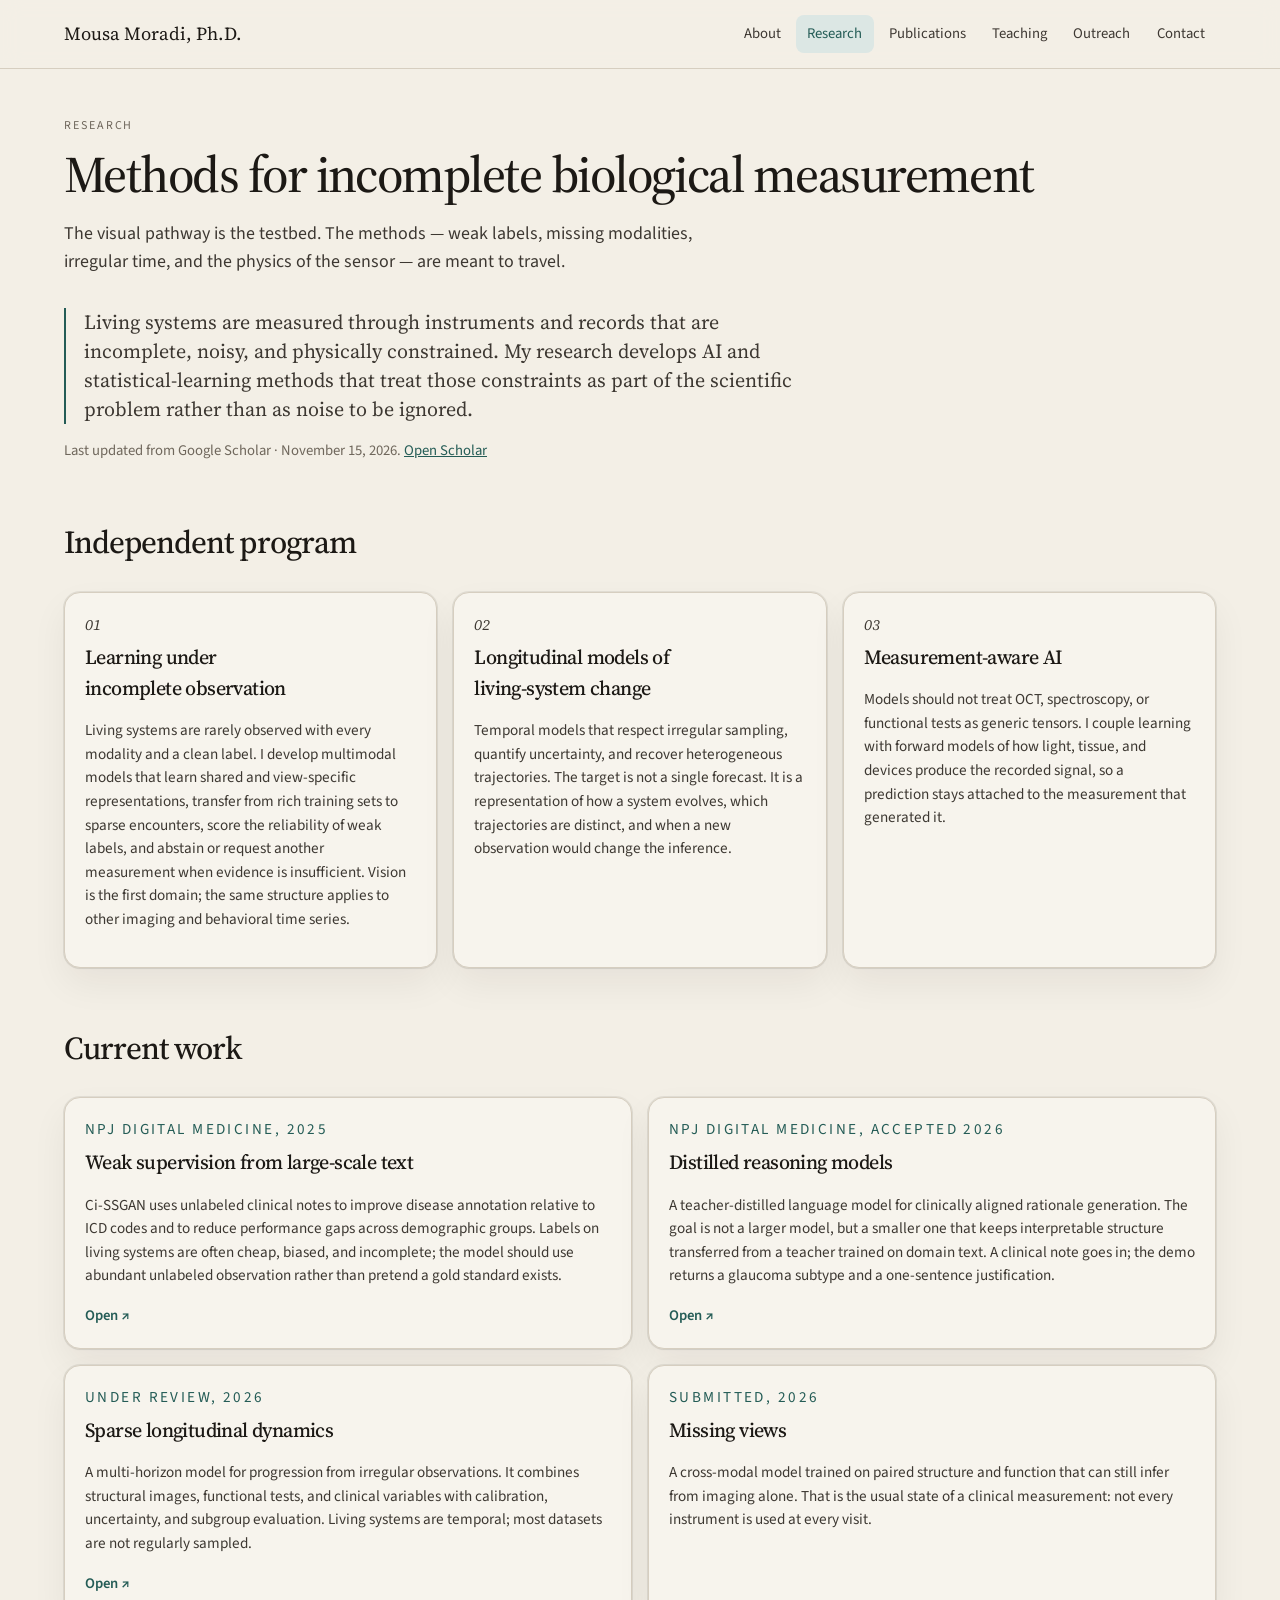
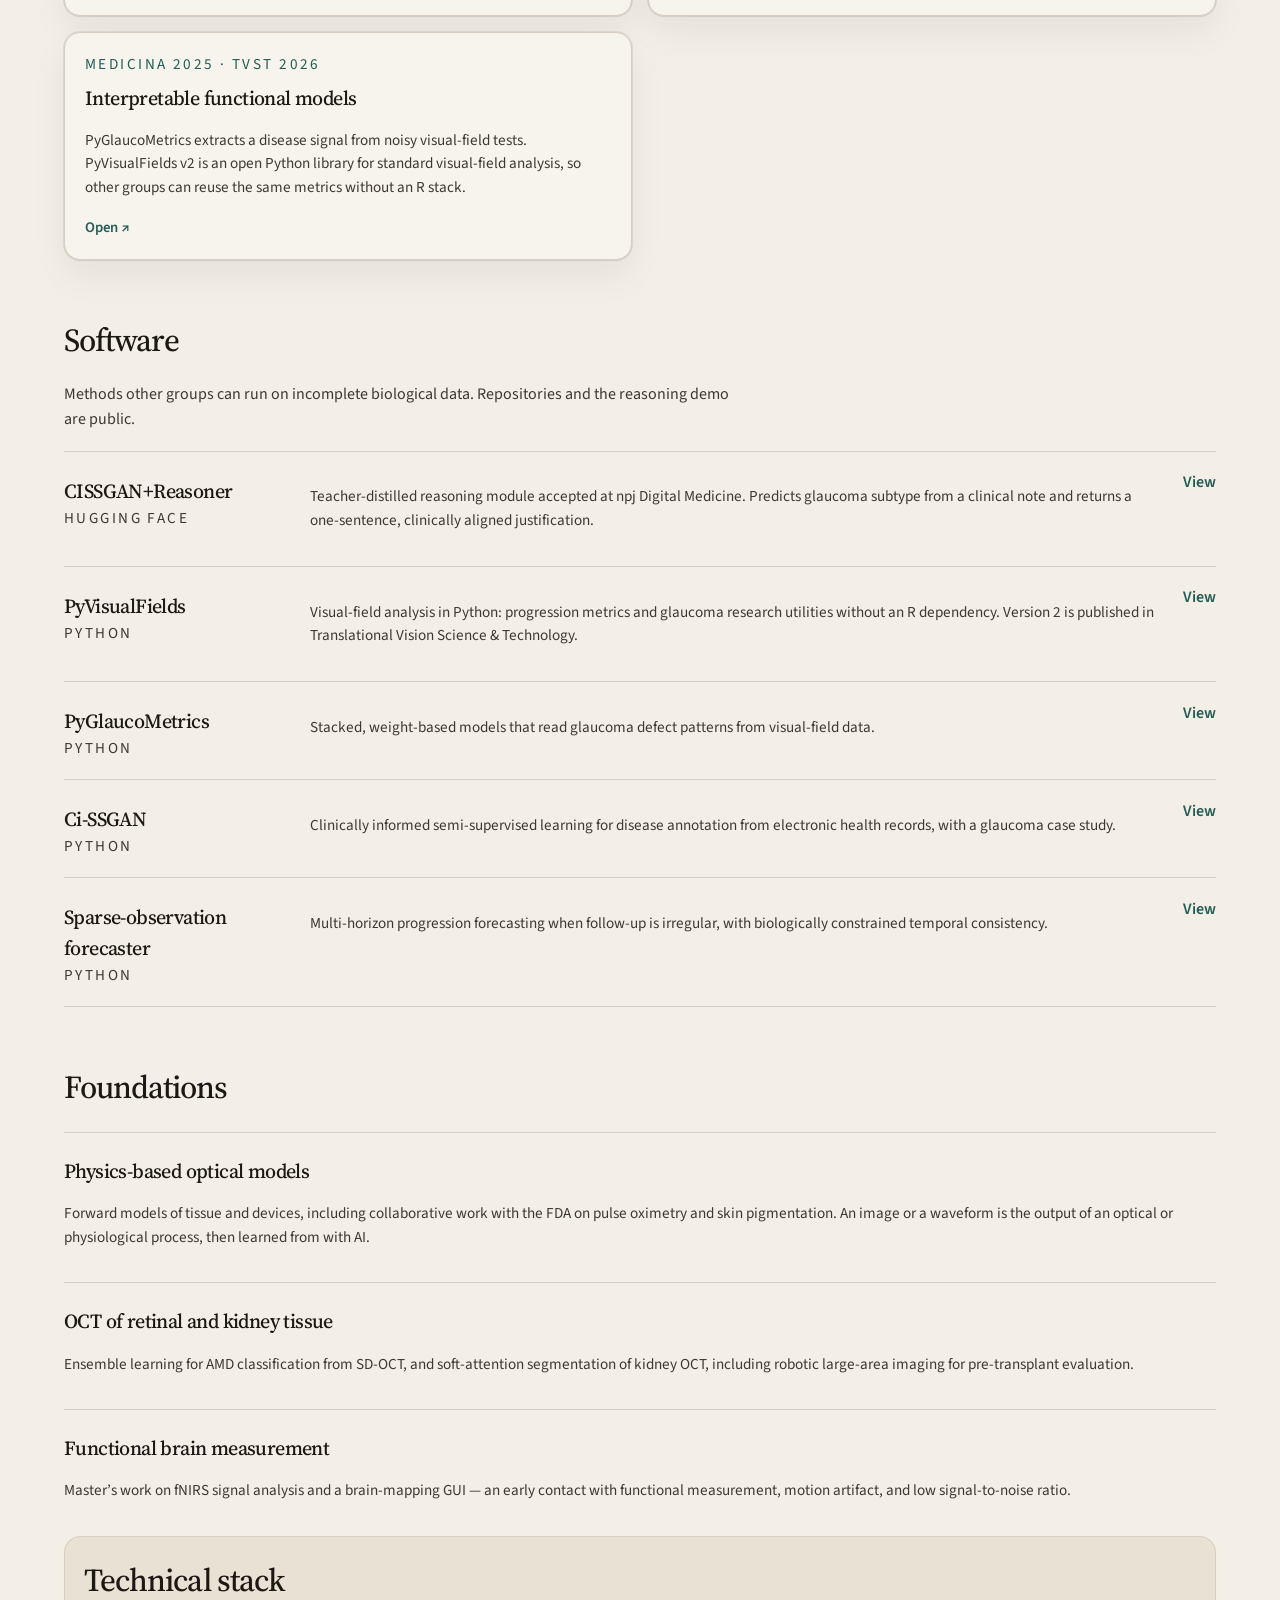
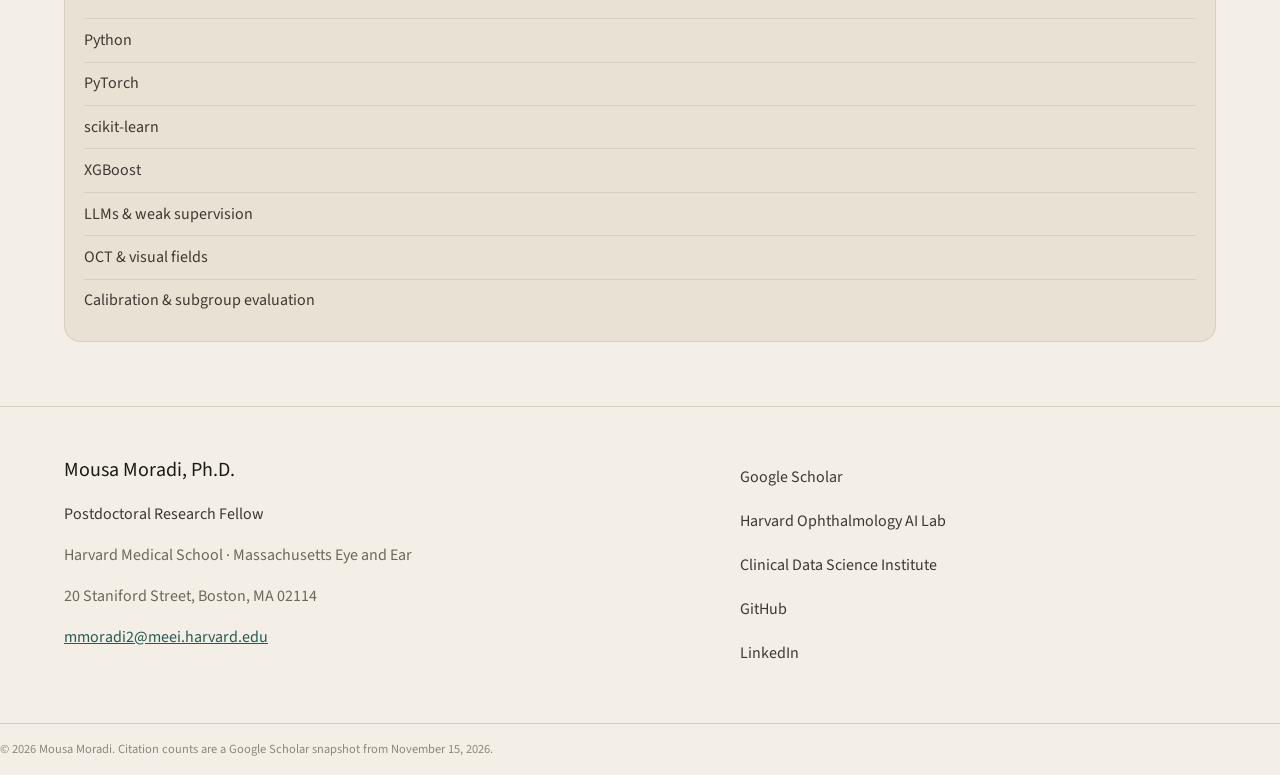
<file: research/index.html>
<!DOCTYPE html>
<html lang="en">
<head>
  <meta charset="utf-8">
  <meta name="viewport" content="width=device-width, initial-scale=1">
  <title>Research · Mousa Moradi</title>
  <meta name="description" content="Methods for incomplete biological measurement. Diagnostic imaging, oculomics, and multimodal machine learning.">
  <meta name="theme-color" content="#f3efe6">
  <link rel="icon" href="../assets/favicon.svg" type="image/svg+xml">
  <link rel="preconnect" href="https://fonts.googleapis.com">
  <link rel="preconnect" href="https://fonts.gstatic.com" crossorigin>
  <link rel="stylesheet" href="https://fonts.googleapis.com/css2?family=Source+Sans+3:ital,wght@0,400;0,500;0,600;1,400&family=Source+Serif+4:ital,opsz,wght@0,8..60,500;0,8..60,600;1,8..60,450&display=swap">
  <link rel="stylesheet" href="../assets/site.css">
</head>
<body>
  <a class="skip" href="#main">Skip to content</a>
  <header class="site-header">
    <div class="wrap header-bar">
      <a class="brand" href="../index.html">Mousa Moradi, Ph.D.</a>
      <nav class="nav" aria-label="Primary"><a href="../index.html">About</a><a href="../research/" aria-current="page">Research</a><a href="../publications/">Publications</a><a href="../teaching/">Teaching</a><a href="../outreach/">Outreach</a><a href="../contact/">Contact</a></nav>
      <details class="menu">
        <summary>Menu</summary>
        <nav aria-label="Primary mobile"><a href="../index.html">About</a><a href="../research/" aria-current="page">Research</a><a href="../publications/">Publications</a><a href="../teaching/">Teaching</a><a href="../outreach/">Outreach</a><a href="../contact/">Contact</a></nav>
      </details>
    </div>
  </header>
  <main id="main" class="wrap page">
    <header class="page-head">
    <p class="eyebrow">Research</p>
    <h1>Methods for incomplete biological measurement</h1>
    <p class="lede">The visual pathway is the testbed. The methods — weak labels, missing modalities, irregular time, and the physics of the sensor — are meant to travel.</p>
  </header>
    <blockquote>Living systems are measured through instruments and records that are incomplete, noisy, and physically constrained. My research develops AI and statistical-learning methods that treat those constraints as part of the scientific problem rather than as noise to be ignored.</blockquote>
    <p class="scholar-note left">Last updated from Google Scholar · November 15, 2026. <a href="https://scholar.google.com/citations?user=CYKwjg4AAAAJ&amp;hl=en" target="_blank" rel="noopener noreferrer">Open Scholar</a></p>
    <section>
      <h2>Independent program</h2>
      <ol class="cards three">
        <li class="card"><p class="num">01</p><h3>Learning under incomplete observation</h3><p>Living systems are rarely observed with every modality and a clean label. I develop multimodal models that learn shared and view-specific representations, transfer from rich training sets to sparse encounters, score the reliability of weak labels, and abstain or request another measurement when evidence is insufficient. Vision is the first domain; the same structure applies to other imaging and behavioral time series.</p></li><li class="card"><p class="num">02</p><h3>Longitudinal models of living-system change</h3><p>Temporal models that respect irregular sampling, quantify uncertainty, and recover heterogeneous trajectories. The target is not a single forecast. It is a representation of how a system evolves, which trajectories are distinct, and when a new observation would change the inference.</p></li><li class="card"><p class="num">03</p><h3>Measurement-aware AI</h3><p>Models should not treat OCT, spectroscopy, or functional tests as generic tensors. I couple learning with forward models of how light, tissue, and devices produce the recorded signal, so a prediction stays attached to the measurement that generated it.</p></li>
      </ol>
    </section>
    <section>
      <h2>Current work</h2>
      <div class="cards two">
        <article class="card"><p class="eyebrow teal">npj Digital Medicine, 2025</p><h3>Weak supervision from large-scale text</h3><p>Ci-SSGAN uses unlabeled clinical notes to improve disease annotation relative to ICD codes and to reduce performance gaps across demographic groups. Labels on living systems are often cheap, biased, and incomplete; the model should use abundant unlabeled observation rather than pretend a gold standard exists.</p><a class="more" href="https://doi.org/10.1038/s41746-025-02267-w" target="_blank" rel="noopener noreferrer">Open ↗</a></article><article class="card"><p class="eyebrow teal">npj Digital Medicine, accepted 2026</p><h3>Distilled reasoning models</h3><p>A teacher-distilled language model for clinically aligned rationale generation. The goal is not a larger model, but a smaller one that keeps interpretable structure transferred from a teacher trained on domain text. A clinical note goes in; the demo returns a glaucoma subtype and a one-sentence justification.</p><a class="more" href="https://huggingface.co/spaces/mousamoradi/Reasoning_CISSGAN" target="_blank" rel="noopener noreferrer">Open ↗</a></article><article class="card"><p class="eyebrow teal">Under review, 2026</p><h3>Sparse longitudinal dynamics</h3><p>A multi-horizon model for progression from irregular observations. It combines structural images, functional tests, and clinical variables with calibration, uncertainty, and subgroup evaluation. Living systems are temporal; most datasets are not regularly sampled.</p><a class="more" href="https://github.com/Mousamoradi/Sparse-Observation-Multi-Horizon-Progression" target="_blank" rel="noopener noreferrer">Open ↗</a></article><article class="card"><p class="eyebrow teal">Submitted, 2026</p><h3>Missing views</h3><p>A cross-modal model trained on paired structure and function that can still infer from imaging alone. That is the usual state of a clinical measurement: not every instrument is used at every visit.</p></article><article class="card"><p class="eyebrow teal">Medicina 2025 · TVST 2026</p><h3>Interpretable functional models</h3><p>PyGlaucoMetrics extracts a disease signal from noisy visual-field tests. PyVisualFields v2 is an open Python library for standard visual-field analysis, so other groups can reuse the same metrics without an R stack.</p><a class="more" href="https://github.com/Mousamoradi/PyVisualField" target="_blank" rel="noopener noreferrer">Open ↗</a></article>
      </div>
    </section>
    <section>
      <h2>Software</h2>
      <p class="intro">Methods other groups can run on incomplete biological data. Repositories and the reasoning demo are public.</p>
      <ul class="rows">
        <li><div><h3>CISSGAN+Reasoner</h3><p class="eyebrow">Hugging Face</p></div><p>Teacher-distilled reasoning module accepted at npj Digital Medicine. Predicts glaucoma subtype from a clinical note and returns a one-sentence, clinically aligned justification.</p><a href="https://huggingface.co/spaces/mousamoradi/Reasoning_CISSGAN" target="_blank" rel="noopener noreferrer">View</a></li><li><div><h3>PyVisualFields</h3><p class="eyebrow">Python</p></div><p>Visual-field analysis in Python: progression metrics and glaucoma research utilities without an R dependency. Version 2 is published in Translational Vision Science &amp; Technology.</p><a href="https://github.com/Mousamoradi/PyVisualField" target="_blank" rel="noopener noreferrer">View</a></li><li><div><h3>PyGlaucoMetrics</h3><p class="eyebrow">Python</p></div><p>Stacked, weight-based models that read glaucoma defect patterns from visual-field data.</p><a href="https://github.com/Mousamoradi/PyGlaucoMetrics" target="_blank" rel="noopener noreferrer">View</a></li><li><div><h3>Ci-SSGAN</h3><p class="eyebrow">Python</p></div><p>Clinically informed semi-supervised learning for disease annotation from electronic health records, with a glaucoma case study.</p><a href="https://github.com/Mousamoradi/Ci-SSGAN" target="_blank" rel="noopener noreferrer">View</a></li><li><div><h3>Sparse-observation forecaster</h3><p class="eyebrow">Python</p></div><p>Multi-horizon progression forecasting when follow-up is irregular, with biologically constrained temporal consistency.</p><a href="https://github.com/Mousamoradi/Sparse-Observation-Multi-Horizon-Progression" target="_blank" rel="noopener noreferrer">View</a></li>
      </ul>
    </section>
    <section class="foundations">
      <div>
        <h2>Foundations</h2>
        <ul class="stack-list">
          <li><h3>Physics-based optical models</h3><p>Forward models of tissue and devices, including collaborative work with the FDA on pulse oximetry and skin pigmentation. An image or a waveform is the output of an optical or physiological process, then learned from with AI.</p></li><li><h3>OCT of retinal and kidney tissue</h3><p>Ensemble learning for AMD classification from SD-OCT, and soft-attention segmentation of kidney OCT, including robotic large-area imaging for pre-transplant evaluation.</p></li><li><h3>Functional brain measurement</h3><p>Master’s work on fNIRS signal analysis and a brain-mapping GUI — an early contact with functional measurement, motion artifact, and low signal-to-noise ratio.</p></li>
        </ul>
      </div>
      <aside class="aside">
        <h2>Technical stack</h2>
        <ul><li>Python</li><li>PyTorch</li><li>scikit-learn</li><li>XGBoost</li><li>LLMs &amp; weak supervision</li><li>OCT &amp; visual fields</li><li>Calibration &amp; subgroup evaluation</li></ul>
      </aside>
    </section>
  </main>
  <footer class="site-footer">
    <div class="wrap footer-grid">
      <div>
        <p class="display name">Mousa Moradi, Ph.D.</p>
        <p class="soft">Postdoctoral Research Fellow</p>
        <p class="muted">Harvard Medical School · Massachusetts Eye and Ear</p>
        <p class="muted address">20 Staniford Street, Boston, MA 02114</p>
        <a class="mail" href="mailto:mmoradi2@meei.harvard.edu">mmoradi2@meei.harvard.edu</a>
      </div>
      <ul class="foot-links"><li><a href="https://scholar.google.com/citations?user=CYKwjg4AAAAJ&amp;hl=en" target="_blank" rel="noopener noreferrer">Google Scholar</a></li><li><a href="https://ophai.hms.harvard.edu/team/mousa-moradi-phd/" target="_blank" rel="noopener noreferrer">Harvard Ophthalmology AI Lab</a></li><li><a href="https://datascience.meei.harvard.edu/teams/dr-mousa-moradi/" target="_blank" rel="noopener noreferrer">Clinical Data Science Institute</a></li><li><a href="https://github.com/Mousamoradi" target="_blank" rel="noopener noreferrer">GitHub</a></li><li><a href="https://www.linkedin.com/in/mousa-moradi-201263a0/" target="_blank" rel="noopener noreferrer">LinkedIn</a></li></ul>
    </div>
    <div class="fine">
      <p class="wrap">© 2026 Mousa Moradi. Citation counts are a Google Scholar snapshot from November 15, 2026.</p>
    </div>
  </footer>
  
</body>
</html>
</file>
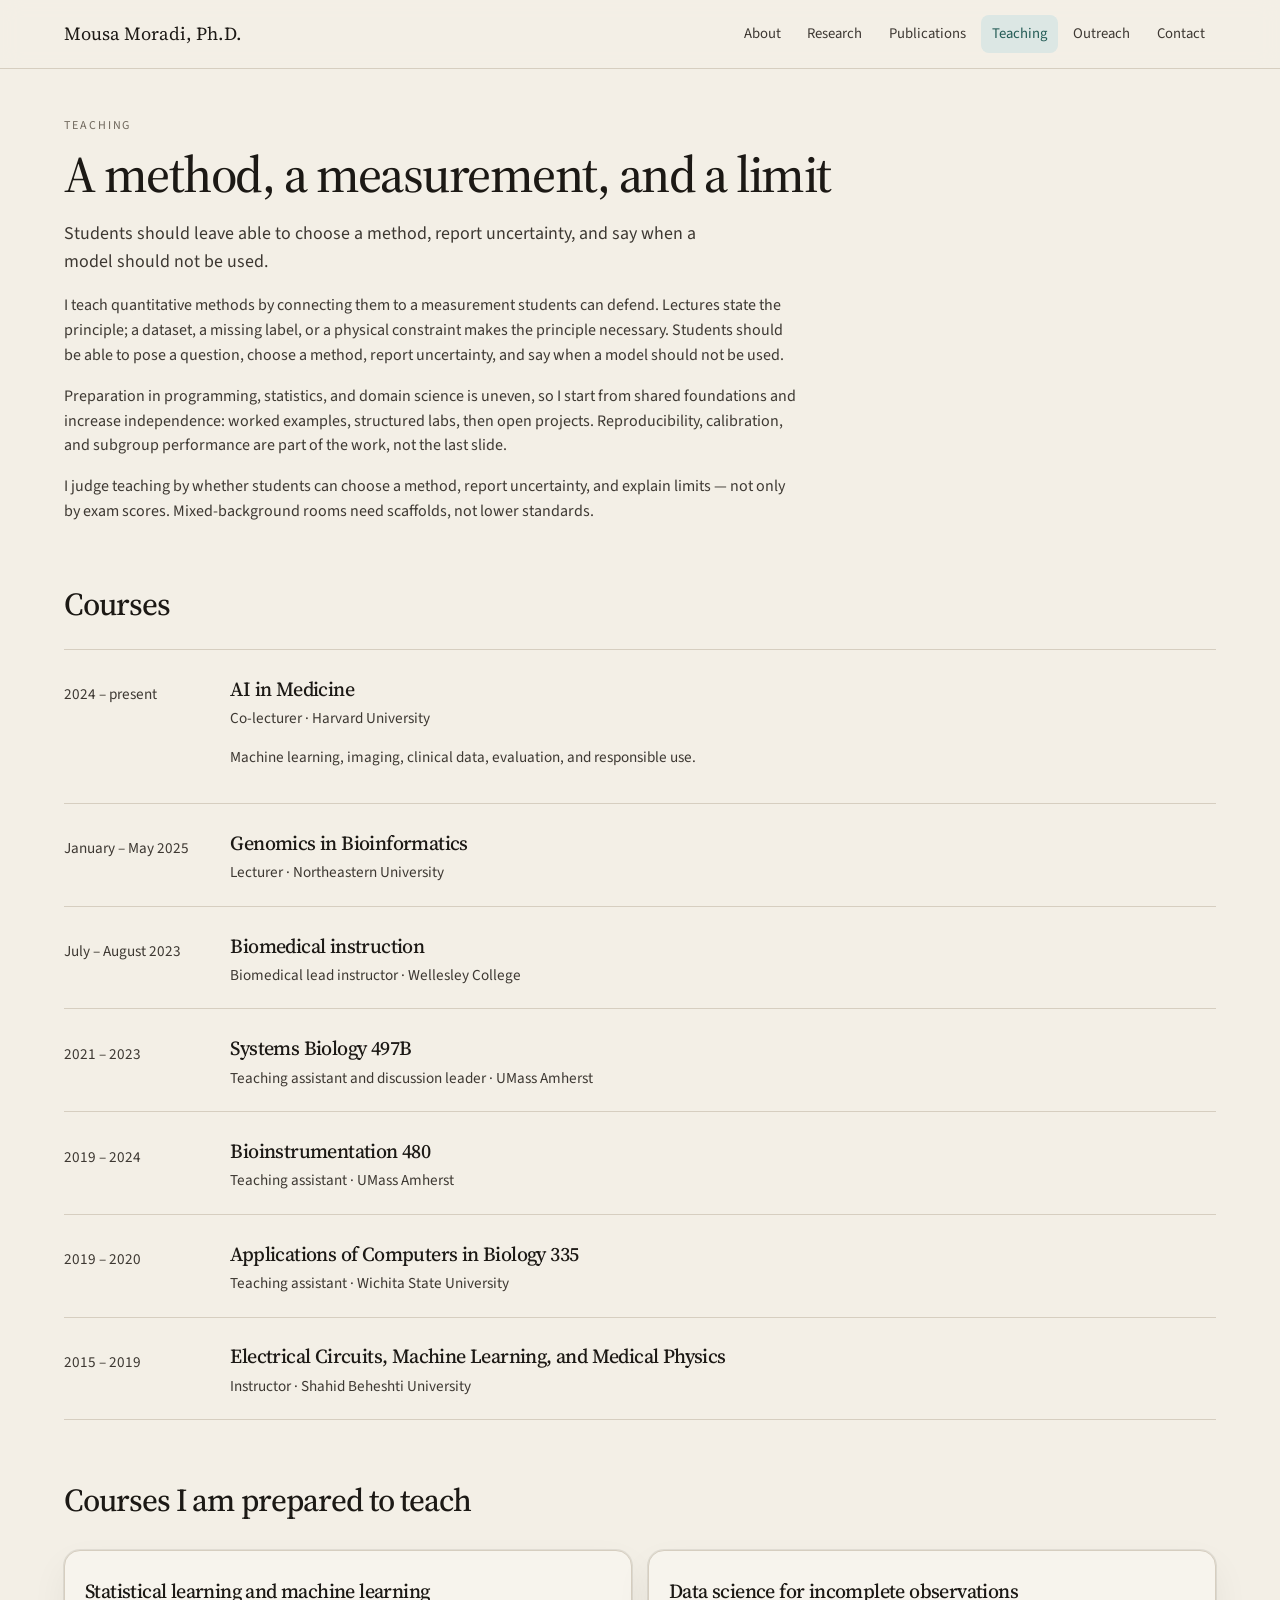
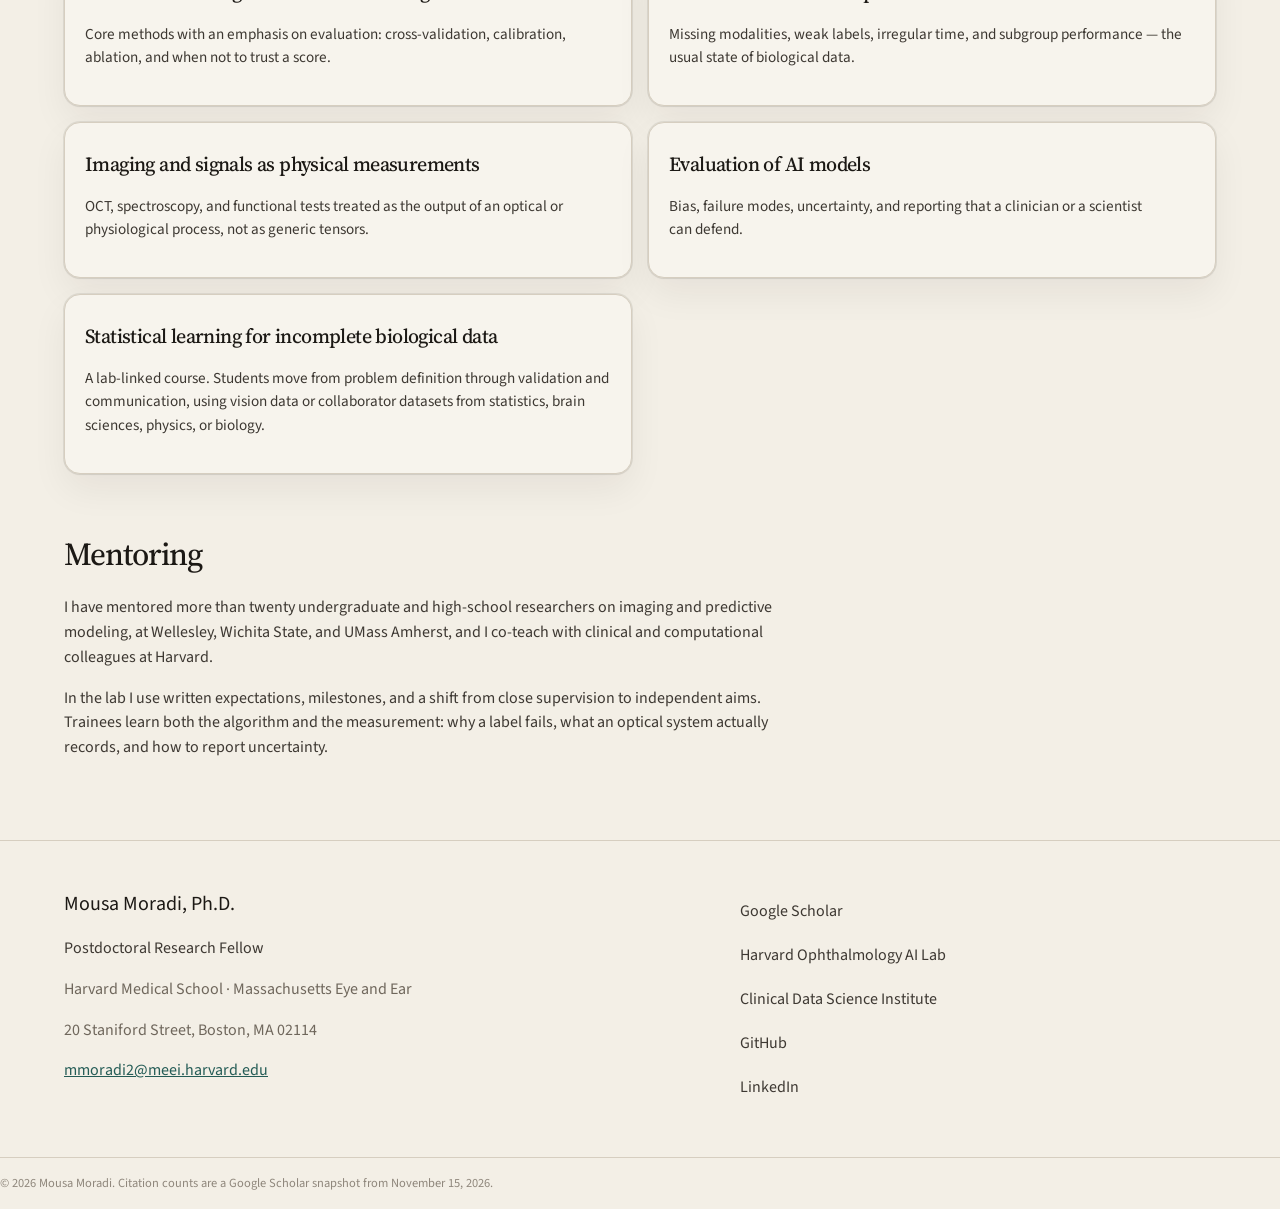
<file: teaching/index.html>
<!DOCTYPE html>
<html lang="en">
<head>
  <meta charset="utf-8">
  <meta name="viewport" content="width=device-width, initial-scale=1">
  <title>Teaching · Mousa Moradi</title>
  <meta name="description" content="Teaching in AI in medicine, bioinformatics, and quantitative methods.">
  <meta name="theme-color" content="#f3efe6">
  <link rel="icon" href="../assets/favicon.svg" type="image/svg+xml">
  <link rel="preconnect" href="https://fonts.googleapis.com">
  <link rel="preconnect" href="https://fonts.gstatic.com" crossorigin>
  <link rel="stylesheet" href="https://fonts.googleapis.com/css2?family=Source+Sans+3:ital,wght@0,400;0,500;0,600;1,400&family=Source+Serif+4:ital,opsz,wght@0,8..60,500;0,8..60,600;1,8..60,450&display=swap">
  <link rel="stylesheet" href="../assets/site.css">
</head>
<body>
  <a class="skip" href="#main">Skip to content</a>
  <header class="site-header">
    <div class="wrap header-bar">
      <a class="brand" href="../index.html">Mousa Moradi, Ph.D.</a>
      <nav class="nav" aria-label="Primary"><a href="../index.html">About</a><a href="../research/">Research</a><a href="../publications/">Publications</a><a href="../teaching/" aria-current="page">Teaching</a><a href="../outreach/">Outreach</a><a href="../contact/">Contact</a></nav>
      <details class="menu">
        <summary>Menu</summary>
        <nav aria-label="Primary mobile"><a href="../index.html">About</a><a href="../research/">Research</a><a href="../publications/">Publications</a><a href="../teaching/" aria-current="page">Teaching</a><a href="../outreach/">Outreach</a><a href="../contact/">Contact</a></nav>
      </details>
    </div>
  </header>
  <main id="main" class="wrap page">
    <header class="page-head">
    <p class="eyebrow">Teaching</p>
    <h1>A method, a measurement, and a limit</h1>
    <p class="lede">Students should leave able to choose a method, report uncertainty, and say when a model should not be used.</p>
  </header>
    <div class="prose">
      <p>I teach quantitative methods by connecting them to a measurement students can defend. Lectures state the principle; a dataset, a missing label, or a physical constraint makes the principle necessary. Students should be able to pose a question, choose a method, report uncertainty, and say when a model should not be used.</p><p>Preparation in programming, statistics, and domain science is uneven, so I start from shared foundations and increase independence: worked examples, structured labs, then open projects. Reproducibility, calibration, and subgroup performance are part of the work, not the last slide.</p><p>I judge teaching by whether students can choose a method, report uncertainty, and explain limits — not only by exam scores. Mixed-background rooms need scaffolds, not lower standards.</p>
    </div>
    <section>
      <h2>Courses</h2>
      <ul class="rows courses">
        <li><p class="when">2024 – present</p><div><h3>AI in Medicine</h3><p class="place">Co-lecturer · Harvard University</p><p>Machine learning, imaging, clinical data, evaluation, and responsible use.</p></div></li><li><p class="when">January – May 2025</p><div><h3>Genomics in Bioinformatics</h3><p class="place">Lecturer · Northeastern University</p></div></li><li><p class="when">July – August 2023</p><div><h3>Biomedical instruction</h3><p class="place">Biomedical lead instructor · Wellesley College</p></div></li><li><p class="when">2021 – 2023</p><div><h3>Systems Biology 497B</h3><p class="place">Teaching assistant and discussion leader · UMass Amherst</p></div></li><li><p class="when">2019 – 2024</p><div><h3>Bioinstrumentation 480</h3><p class="place">Teaching assistant · UMass Amherst</p></div></li><li><p class="when">2019 – 2020</p><div><h3>Applications of Computers in Biology 335</h3><p class="place">Teaching assistant · Wichita State University</p></div></li><li><p class="when">2015 – 2019</p><div><h3>Electrical Circuits, Machine Learning, and Medical Physics</h3><p class="place">Instructor · Shahid Beheshti University</p></div></li>
      </ul>
    </section>
    <section>
      <h2>Courses I am prepared to teach</h2>
      <div class="cards two">
        <article class="card"><h3>Statistical learning and machine learning</h3><p>Core methods with an emphasis on evaluation: cross-validation, calibration, ablation, and when not to trust a score.</p></article><article class="card"><h3>Data science for incomplete observations</h3><p>Missing modalities, weak labels, irregular time, and subgroup performance — the usual state of biological data.</p></article><article class="card"><h3>Imaging and signals as physical measurements</h3><p>OCT, spectroscopy, and functional tests treated as the output of an optical or physiological process, not as generic tensors.</p></article><article class="card"><h3>Evaluation of AI models</h3><p>Bias, failure modes, uncertainty, and reporting that a clinician or a scientist can defend.</p></article><article class="card"><h3>Statistical learning for incomplete biological data</h3><p>A lab-linked course. Students move from problem definition through validation and communication, using vision data or collaborator datasets from statistics, brain sciences, physics, or biology.</p></article>
      </div>
    </section>
    <section class="prose">
      <h2>Mentoring</h2>
      <p>I have mentored more than twenty undergraduate and high-school researchers on imaging and predictive modeling, at Wellesley, Wichita State, and UMass Amherst, and I co-teach with clinical and computational colleagues at Harvard.</p><p>In the lab I use written expectations, milestones, and a shift from close supervision to independent aims. Trainees learn both the algorithm and the measurement: why a label fails, what an optical system actually records, and how to report uncertainty.</p>
    </section>
  </main>
  <footer class="site-footer">
    <div class="wrap footer-grid">
      <div>
        <p class="display name">Mousa Moradi, Ph.D.</p>
        <p class="soft">Postdoctoral Research Fellow</p>
        <p class="muted">Harvard Medical School · Massachusetts Eye and Ear</p>
        <p class="muted address">20 Staniford Street, Boston, MA 02114</p>
        <a class="mail" href="mailto:mmoradi2@meei.harvard.edu">mmoradi2@meei.harvard.edu</a>
      </div>
      <ul class="foot-links"><li><a href="https://scholar.google.com/citations?user=CYKwjg4AAAAJ&amp;hl=en" target="_blank" rel="noopener noreferrer">Google Scholar</a></li><li><a href="https://ophai.hms.harvard.edu/team/mousa-moradi-phd/" target="_blank" rel="noopener noreferrer">Harvard Ophthalmology AI Lab</a></li><li><a href="https://datascience.meei.harvard.edu/teams/dr-mousa-moradi/" target="_blank" rel="noopener noreferrer">Clinical Data Science Institute</a></li><li><a href="https://github.com/Mousamoradi" target="_blank" rel="noopener noreferrer">GitHub</a></li><li><a href="https://www.linkedin.com/in/mousa-moradi-201263a0/" target="_blank" rel="noopener noreferrer">LinkedIn</a></li></ul>
    </div>
    <div class="fine">
      <p class="wrap">© 2026 Mousa Moradi. Citation counts are a Google Scholar snapshot from November 15, 2026.</p>
    </div>
  </footer>
  
</body>
</html>
</file>
<file: assets/site.css>
:root {
  --paper: #f3efe6;
  --paper-2: #e9e2d4;
  --ink: #1c1915;
  --soft: #3d3832;
  --muted: #6f675c;
  --faint: #8f877c;
  --line: #d6cec0;
  --teal: #245c56;
  --teal-hover: #1c4a45;
  --teal-fg: #f3efe6;
  --teal-soft: #dce7e4;
  --card: #f7f4ed;
  --shadow: 0 0 0 1px rgb(28 25 21 / 0.08), 0 1px 2px rgb(28 25 21 / 0.04), 0 16px 36px rgb(28 25 21 / 0.06);
  --sans: "Source Sans 3", ui-sans-serif, system-ui, sans-serif;
  --serif: "Source Serif 4", "Iowan Old Style", Georgia, serif;
}
* { box-sizing: border-box; }
html { background: var(--paper); color: var(--ink); }
body { margin: 0; min-height: 100vh; display: flex; flex-direction: column; font-family: var(--sans); line-height: 1.55; background: var(--paper); }
img { max-width: 100%; display: block; }
a { color: inherit; }
h1, h2, h3 { font-family: var(--serif); font-weight: 500; letter-spacing: -0.03em; text-wrap: balance; }
p { text-wrap: pretty; }
:focus-visible { outline: 2px solid var(--teal); outline-offset: 3px; }
::selection { background: var(--teal); color: var(--teal-fg); }
.skip { position: absolute; left: 1rem; top: -4rem; background: var(--ink); color: var(--paper); padding: 0.5rem 0.8rem; }
.skip:focus { top: 1rem; }
.wrap { width: min(72rem, calc(100% - 2.5rem)); margin-inline: auto; }
.site-header { position: sticky; top: 0; z-index: 5; background: color-mix(in srgb, var(--paper) 92%, transparent); backdrop-filter: blur(10px); border-bottom: 1px solid var(--line); }
.header-bar { display: flex; align-items: center; justify-content: space-between; gap: 1rem; min-height: 4.25rem; }
.brand { font-family: var(--serif); font-size: 1.15rem; text-decoration: none; }
.nav { display: none; gap: 0.25rem; }
.nav a, .menu a { text-decoration: none; font-size: 0.92rem; padding: 0.45rem 0.7rem; border-radius: 0.5rem; color: var(--soft); }
.nav a[aria-current="page"], .menu a[aria-current="page"] { color: var(--teal); background: var(--teal-soft); }
.menu { position: relative; }
.menu summary { list-style: none; cursor: pointer; min-height: 2.75rem; display: flex; align-items: center; padding: 0 0.8rem; border: 1px solid var(--line); border-radius: 0.6rem; background: var(--card); }
.menu summary::-webkit-details-marker { display: none; }
.menu nav { position: absolute; right: 0; top: calc(100% + 0.4rem); display: flex; flex-direction: column; min-width: 12rem; padding: 0.4rem; background: var(--card); border: 1px solid var(--line); border-radius: 0.8rem; box-shadow: var(--shadow); }
.site-footer { margin-top: auto; border-top: 1px solid var(--line); }
.footer-grid { display: grid; gap: 2rem; padding: 3rem 0; }
.foot-links { list-style: none; margin: 0; padding: 0; display: flex; flex-direction: column; }
.foot-links a { display: inline-flex; min-height: 2.75rem; align-items: center; text-decoration: none; color: var(--soft); }
.foot-links a:hover, .mail:hover, .more:hover { color: var(--teal); }
.mail { color: var(--teal); }
.fine { border-top: 1px solid var(--line); color: var(--faint); font-size: 0.78rem; }
.fine p { margin: 0; padding: 1rem 0; }
.name { font-size: 1.25rem; margin: 0; }
.muted { color: var(--muted); }
.soft { color: var(--soft); }
.address { margin-top: 1rem; }
.eyebrow { margin: 0; font-size: 0.75rem; letter-spacing: 0.16em; text-transform: uppercase; color: var(--muted); }
.eyebrow.teal { color: var(--teal); }
h1 { font-size: clamp(2.6rem, 6vw, 3.7rem); line-height: 1.05; margin: 0.8rem 0 0; }
h2 { font-size: clamp(1.7rem, 3vw, 2rem); margin: 0; }
h3 { margin: 0.35rem 0 0; font-size: 1.25rem; }
.hero { display: grid; gap: 2.5rem; align-items: center; padding: 3rem 0 4rem; }
.role { font-size: 1.25rem; margin: 1.2rem 0 0; }
.bio { max-width: 40rem; font-size: 1.05rem; color: var(--soft); }
.actions { display: flex; flex-wrap: wrap; gap: 0.7rem; margin-top: 1.5rem; }
.btn { display: inline-flex; align-items: center; min-height: 2.75rem; padding: 0 1rem; border-radius: 0.6rem; background: var(--teal); color: var(--teal-fg); text-decoration: none; font-weight: 600; font-size: 0.92rem; border: 1px solid transparent; }
.btn:hover { background: var(--teal-hover); }
.btn.ghost { background: transparent; color: var(--ink); border-color: var(--line); }
.btn.text { background: transparent; color: var(--ink); }
.portrait { margin: 0 auto; width: min(100%, 22rem); justify-self: center; align-self: center; height: auto; }
.portrait-frame {
  position: relative;
  box-sizing: content-box;
  width: 100%;
  height: 0;
  padding-bottom: 100%;
  overflow: hidden;
  border-radius: 1rem;
  border: 1px solid var(--line);
  box-shadow: var(--shadow);
  background: var(--card);
}
.portrait-frame img {
  position: absolute;
  inset: 0;
  width: 100%;
  height: 100%;
  max-width: none;
  object-fit: cover;
  object-position: center 22%;
  background: var(--card);
}
.portrait figcaption { margin-top: 0.7rem; text-align: center; font-family: var(--serif); font-style: italic; color: var(--muted); font-size: 0.92rem; }
.stats-band { border-block: 1px solid var(--line); background: var(--paper-2); }
.stats { display: grid; grid-template-columns: 1fr 1fr; }
.stats a, .stats div { padding: 1.6rem 0.5rem; text-align: center; text-decoration: none; }
.stats a:hover { background: var(--paper); }
.stats strong { display: block; font-family: var(--serif); font-size: 1.9rem; font-weight: 500; }
.stats span { font-size: 0.75rem; letter-spacing: 0.16em; text-transform: uppercase; color: var(--muted); }
.scholar-note { margin: 0; padding: 0 0 1.4rem; text-align: center; color: var(--muted); font-size: 0.92rem; }
.scholar-note.left, .page .scholar-note { text-align: left; padding: 1rem 0 0; }
.scholar-note a { color: var(--teal); }
.block { padding: 4rem 0; }
.section-head { display: flex; justify-content: space-between; gap: 1rem; align-items: end; }
.more { color: var(--teal); font-weight: 600; text-decoration: none; font-size: 0.92rem; }
.cards { list-style: none; margin: 1.5rem 0 0; padding: 0; display: grid; gap: 1rem; }
.cards.two, .foundations { margin-top: 1.5rem; }
.card { background: var(--card); border: 1px solid var(--line); border-radius: 1rem; padding: 1.25rem; box-shadow: var(--shadow); }
.card p, .stack-list p, .rows p, .talks p { color: var(--soft); font-size: 0.95rem; }
.num { font-family: var(--serif); font-style: italic; color: var(--teal); margin: 0; }
.band { background: var(--paper-2); border-top: 1px solid var(--line); }
.pub { display: grid; gap: 0.4rem; border-top: 1px solid var(--line); padding: 1.15rem 0; }
.pub h3 { font-family: var(--sans); font-size: 1rem; letter-spacing: 0; font-weight: 600; }
.pub h3 a { text-decoration: none; }
.pub h3 a:hover { color: var(--teal); }
.year { font-family: var(--serif); font-size: 1.15rem; margin: 0; }
.kind { display: inline-block; background: var(--teal-soft); color: var(--teal); border-radius: 0.3rem; padding: 0.2rem 0.45rem; font-size: 0.68rem; letter-spacing: 0.14em; text-transform: uppercase; font-weight: 600; }
.cites { margin: 0.35rem 0 0; color: var(--muted); font-size: 0.88rem; }
.split { display: grid; gap: 3rem; }
.stack-list, .talks, .channels { list-style: none; margin: 1.2rem 0 0; padding: 0; }
.stack-list li, .talks li { border-top: 1px solid var(--line); padding: 1.1rem 0; }
.place { color: var(--teal); margin: 0.15rem 0; }
.awards { padding-bottom: 3.5rem; }
.awards ul { list-style: none; margin: 1rem 0 0; padding: 0; display: grid; gap: 0; }
.awards li { display: flex; gap: 1rem; border-top: 1px solid var(--line); padding: 0.75rem 0; font-size: 0.95rem; color: var(--soft); }
.awards li span:first-child { width: 3rem; color: var(--muted); }
.page { padding: 3rem 0 4rem; }
.page-head h1 { font-size: clamp(2.2rem, 5vw, 3.2rem); }
.lede { max-width: 42rem; font-size: 1.12rem; color: var(--soft); }
blockquote { margin: 2rem 0 0; max-width: 46rem; border-left: 2px solid var(--teal); padding-left: 1.1rem; font-family: var(--serif); font-size: 1.25rem; line-height: 1.45; color: var(--soft); }
.page section { margin-top: 3.5rem; }
.intro { max-width: 42rem; color: var(--soft); }
.rows { list-style: none; margin: 1.2rem 0 0; padding: 0; border-block: 1px solid var(--line); }
.rows li { display: grid; gap: 0.4rem; border-top: 1px solid var(--line); padding: 1.15rem 0; }
.rows li:first-child { border-top: 0; }
.rows a { color: var(--teal); font-weight: 600; text-decoration: none; }
.aside { background: var(--paper-2); border: 1px solid var(--line); border-radius: 1rem; padding: 1.2rem; height: fit-content; }
.aside ul { list-style: none; margin: 0.8rem 0 0; padding: 0; }
.aside li { border-top: 1px solid var(--line); padding: 0.55rem 0; color: var(--soft); }
.prose { max-width: 46rem; }
.prose p { color: var(--soft); }
.filters { display: flex; flex-direction: column; gap: 0.8rem; margin-top: 1.5rem; }
.filters div { display: flex; flex-wrap: wrap; gap: 0.45rem; }
.filters button { min-height: 2.75rem; border: 0; border-radius: 0.55rem; background: var(--paper-2); color: var(--soft); padding: 0 0.8rem; font: inherit; font-weight: 600; }
.filters button[aria-selected="true"] { background: var(--teal); color: var(--teal-fg); }
.filters label { display: grid; gap: 0.3rem; font-size: 0.78rem; letter-spacing: 0.08em; text-transform: uppercase; color: var(--muted); }
.filters input { height: 2.75rem; border: 1px solid var(--line); border-radius: 0.55rem; background: var(--card); padding: 0 0.8rem; font: inherit; color: var(--ink); text-transform: none; letter-spacing: 0; }
.count { color: var(--muted); font-size: 0.92rem; }
.contact-grid { display: grid; gap: 2rem; margin-top: 2rem; }
.email { display: block; margin-top: 0.4rem; font-family: var(--serif); font-size: clamp(1.4rem, 3vw, 1.9rem); color: var(--ink); text-decoration: none; overflow-wrap: anywhere; }
.email:hover { color: var(--teal); }
.email-card dl { margin: 1.4rem 0 0; border-top: 1px solid var(--line); }
.email-card dt { margin-top: 1rem; font-size: 0.75rem; letter-spacing: 0.16em; text-transform: uppercase; color: var(--muted); }
.email-card dd { margin: 0.25rem 0 0; color: var(--soft); }
.channels li { border-top: 1px solid var(--line); }
.channels a { display: flex; flex-direction: column; justify-content: center; min-height: 4rem; text-decoration: none; padding: 0.6rem 0; }
.channels span { color: var(--muted); font-size: 0.92rem; }
.counts { list-style: none; margin: 0.8rem 0 0; padding: 0; }
.counts li { display: flex; justify-content: space-between; gap: 1rem; border-top: 1px solid var(--line); padding-top: 0.45rem; margin-top: 0.45rem; }
.empty { border-top: 1px solid var(--line); padding: 2rem 0; color: var(--muted); }
@media (min-width: 760px) {
  .nav { display: flex; }
  .menu { display: none; }
  .hero, .split, .foundations, .contact-grid, .footer-grid { grid-template-columns: 1.15fr 0.85fr; }
  .foundations { grid-template-columns: 1.3fr 0.7fr; }
  .cards.three { grid-template-columns: repeat(3, 1fr); }
  .cards.two { grid-template-columns: 1fr 1fr; }
  .stats { grid-template-columns: repeat(4, 1fr); }
  .pub { grid-template-columns: 4.5rem 1fr auto; gap: 1.4rem; }
  .pub-meta { text-align: right; }
  .rows li { grid-template-columns: 14rem 1fr auto; gap: 1.4rem; align-items: start; }
  .rows.courses li { grid-template-columns: 9rem 1fr; }
  .filters { flex-direction: row; justify-content: space-between; align-items: end; }
  .filters label { width: 18rem; }
  .awards ul { grid-template-columns: 1fr 1fr; column-gap: 2rem; }
}
@media (prefers-reduced-motion: reduce) {
  * { scroll-behavior: auto !important; transition: none !important; }
}
</file>
